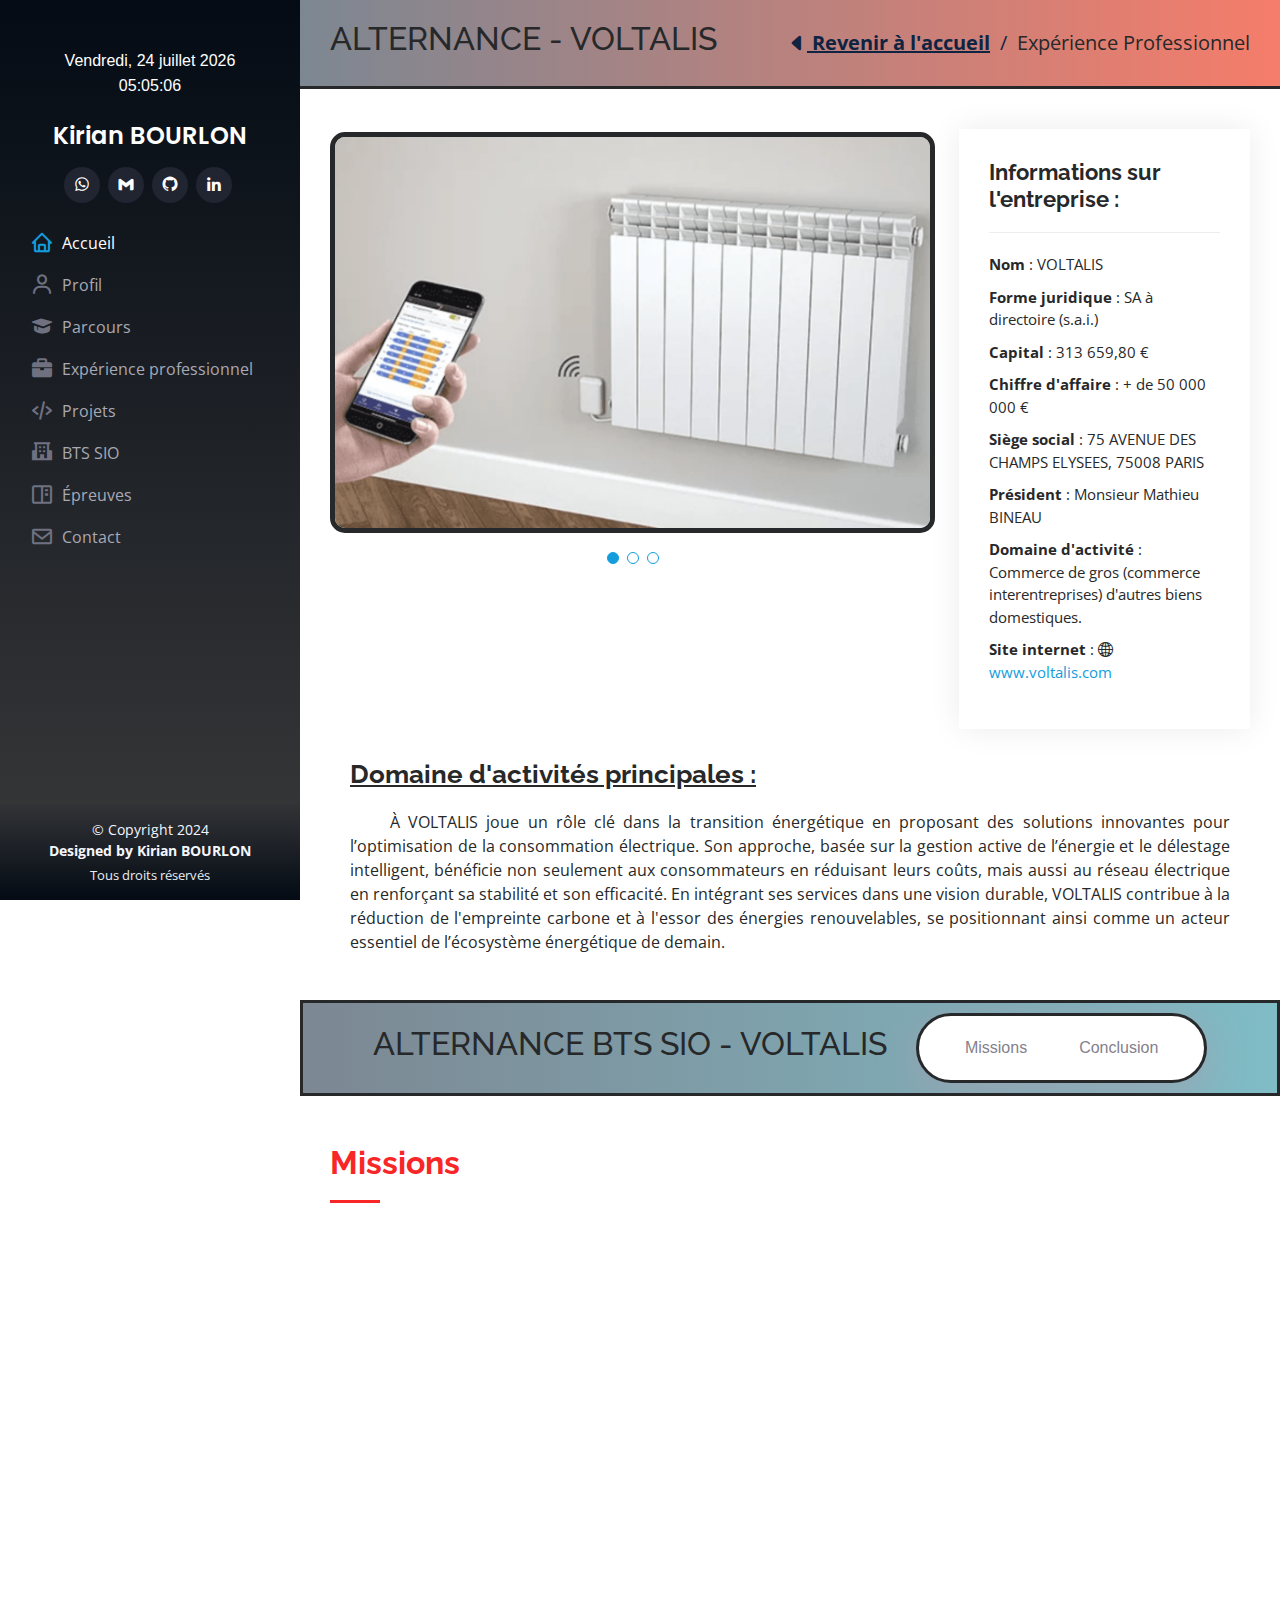
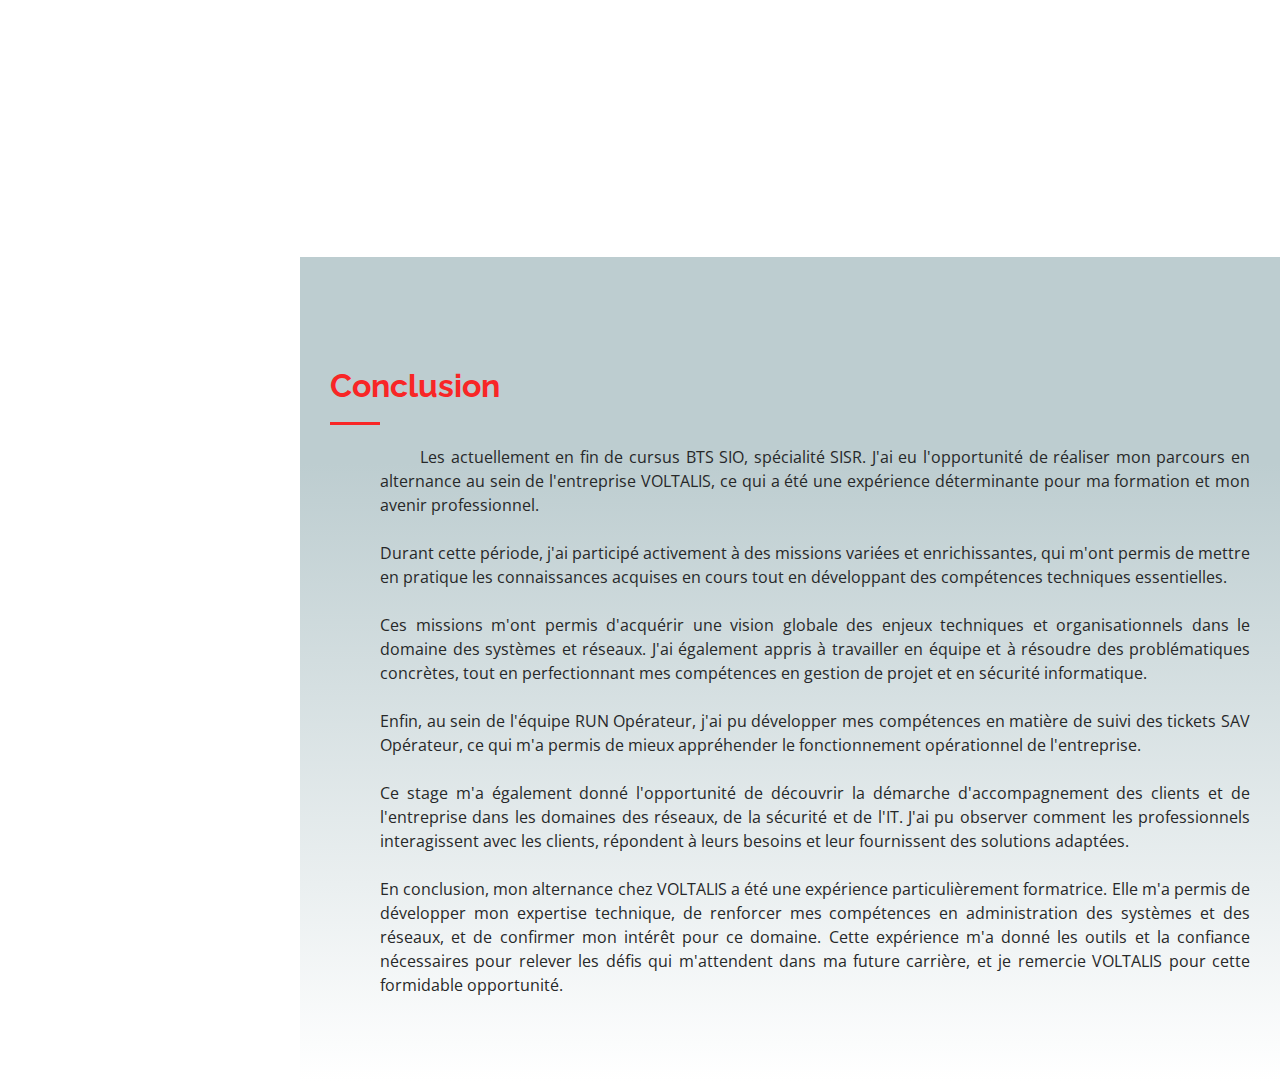
<file: kirianbourlon.com/alternance/alternance.html>
<!DOCTYPE html>

<html lang="en" xmlns="http://www.w3.org/1999/html" xmlns="http://www.w3.org/1999/html"
      xmlns="http://www.w3.org/1999/html">


<meta http-equiv="content-type" content="text/html;charset=utf-8" />
<head>
  <meta charset="utf-8">
  <meta content="width=device-width, initial-scale=1.0" name="viewport">

  <title>Portfolio BTS SIO | Kirian BOURLON</title>
  <meta content="" name="description">
  <meta content="" name="keywords">

  <!-- Icones -->
  <link href="../portfolio/icon-portfolio.png" rel="icon">
  <link href="../portfolio/icon-portfolio.png" rel="apple-touch-icon">
  <link rel="stylesheet" href="../icofont/icofont.min.css">
  <link rel="stylesheet" href="../../cdnjs.cloudflare.com/ajax/libs/normalize/5.0.0/normalize.min.css">

  <!-- Google Fonts -->
  <link href="https://fonts.googleapis.com/css?family=Open+Sans:300,300i,400,400i,600,600i,700,700i|Raleway:300,300i,400,400i,500,500i,600,600i,700,700i|Poppins:300,300i,400,400i,500,500i,600,600i,700,700i" rel="stylesheet">

  <!-- Liens Fichiers CSS -->
  <link href="../assets/vendor/aos/aos.css" rel="stylesheet">
  <link href="../assets/vendor/bootstrap/css/bootstrap.min.css" rel="stylesheet">
  <link href="../assets/vendor/bootstrap-icons/bootstrap-icons.css" rel="stylesheet">
  <link href="../assets/vendor/boxicons/css/boxicons.min.css" rel="stylesheet">
  <link href="../assets/vendor/glightbox/css/glightbox.min.css" rel="stylesheet">
  <link href="../assets/vendor/swiper/swiper-bundle.min.css" rel="stylesheet">


  <!-- Principal Fichier CSS Template -->
  <link href="../portfolio/css/portfolio.css" rel="stylesheet">
  <link rel="stylesheet" href="css/stage.css">
  <link rel="stylesheet" href="css/btn-mission.css">



</head>

<body>

<!-- ======= Mobile nav toggle button ======= -->
<i class="bi bi-list mobile-nav-toggle d-xl-none"></i>


<!-- ======= Header ======= -->
<header id="header">
  <div class="d-flex flex-column">
    <div class="profile">

      <script style="margin-bottom: 1px">
        // Fonction de gestionnaire d'événement pour le clic du bouton
        function logout() {
          // Rediriger vers la nouvelle URL
          window.location.href = 'https://nathanser.github.io/portfolio-admin/';
        }

        // Ajouter un écouteur d'événements au bouton de déconnexion
        var logoutBtn = document.getElementById("logout-btn");
        logoutBtn.addEventListener("click", logout);
      </script>

      <br><br>

      <script src="../../moment.github.io/luxon/global/luxon.js"></script>
      <script language="JavaScript">
        document.write("<center><font color='#ffffff' size='3' face='arial' id='clockDisplay'>");

        // Définir la localisation en français pour les mois et jours
        luxon.Settings.defaultLocale = 'fr';

        // Fonction pour mettre à jour l'affichage de l'horloge
        function updateClock() {
          const now = luxon.DateTime.local();
          const dayOfWeek = now.toFormat('cccc'); // Obtenir le jour de la semaine
          const capitalizedDayOfWeek = dayOfWeek.charAt(0).toUpperCase() + dayOfWeek.slice(1); // Mettre en majuscule la première lettre du jour
          const formattedTime = now.toFormat('HH:mm:ss'); // Heure au format HH : mm : ss
          const formattedDate = capitalizedDayOfWeek + ', ' + now.toFormat('dd LLLL yyyy');

          // Concaténer la date et l'heure avec un saut de ligne entre eux
          const displayText = formattedDate + '<br>' + formattedTime;
          document.getElementById("clockDisplay").innerHTML = displayText;
        }

        // Mettre à jour l'horloge toutes les secondes
        setInterval(updateClock, 1000); // Mettre à jour chaque seconde (1000 ms)

        // Appeler la fonction initiale pour afficher l'heure actuelle
        updateClock();

        document.write("</font></center>");
      </script>

      <br>



      <h1 class="text-light"><a style="color: white;" onmouseover="this.style.color='grey'" onmouseout="this.style.color='white'" href="../../index.html">Kirian BOURLON</a></h1>
      <div class="social-links mt-3 text-center">
        <a href="https://wa.me/33619658209" class="whatsapp"><i class="bx bxl-whatsapp"></i></a>
        <a href="mailto:kirian.bourlon@gmail.com" class="gmail"><i class="bx bxl-gmail"></i></a>
        <a href="https://github.com/kirianbourlon" class="github"><i class="bx bxl-github"></i></a>
        <a href="https://fr.linkedin.com/in/kirianbourlon" class="github"><i class="bx bxl-linkedin"></i></a>
      </div>
    </div>

    <nav id="navbar" class="nav-menu navbar">
      <ul>
        <li><a href="../../index.html" class="nav-link scrollto active"><i class="bx bx-home"></i> <span>Accueil</span></a></li>
        <li><a href="../../index.html#about" class="nav-link scrollto"><i class="bx bx-user"></i> <span>Profil</span></a></li>
        <li><a href="../../index.html#resume" class="nav-link scrollto"><i class="bx bxs-graduation"></i> <span>Parcours</span></a></li>
        <li><a href="../../index.html#stages" class="nav-link scrollto"><i class='bx bxs-briefcase'></i> <span>Expérience professionnel</span></a></li>
        <li><a href="../../index.html#projets" class="nav-link scrollto"><i class="bx bx-code-alt"></i> <span>Projets</span></a></li>
        <li><a href="../../index.html#portfolio" class="nav-link scrollto"><i class="bx bxs-school"></i> <span>BTS SIO</span></a></li>
        <li class="bts-sio">
          <a href="../../index.html#epreuve" class="nav-link scrollto"><i class="bx bx-book-content"></i><span>Épreuves</span></a>
          <ul class="sub-menu">
            <li style="margin-left:33px"><a href="epreuve-E4.html" class="e1-link">Épreuve E4</a></li>
            <li style="margin-left:33px"><a href="epreuve-E5.html" class="e2-link">Épreuve E5</a></li>
          </ul>
        </li>
        <li><a href="../../index.html#contact" class="nav-link scrollto"><i class="bx bx-envelope"></i> <span>Contact</span></a></li>
      </ul>

      <script>
        document.addEventListener("DOMContentLoaded", function() {
          var btsSio = document.querySelector('#navbar .bts-sio');
          btsSio.addEventListener('click', function(e) {
            e.preventDefault();
            this.classList.toggle('active');
            var submenu = this.querySelector('.sub-menu');
            submenu.classList.toggle('active');
            // Ajoutez ou retirez une classe spécifique pour ajuster la hauteur du padding
            if (submenu.classList.contains('active')) {
              document.getElementById('navbar').classList.add('submenu-open');
            } else {
              document.getElementById('navbar').classList.remove('submenu-open');
            }
          });

          // Gestionnaire d'événements pour E1
          var e1Link = document.querySelector('.e1-link');
          e1Link.addEventListener('click', function(e) {
            e.stopPropagation();
            window.location.href = "epreuve-E4.html";
          });

          // Gestionnaire d'événements pour E2
          var e2Link = document.querySelector('.e2-link');
          e2Link.addEventListener('click', function(e) {
            e.stopPropagation();
            window.location.href = "epreuve-E5.html";
          });
        });

      </script>
    </nav>
  </div>
</header>
<!-- Fin Header -->


<main id="main">

  <!-- ======= Menu ======= -->
  <section style="border-bottom: solid" id="breadcrumbs" class="breadcrumbs">
    <div class="container">

      <div class="d-flex justify-content-between align-items-center">
        <h1 style="font-size: xx-large">ALTERNANCE - VOLTALIS</h1>
        <ol style="font-size: 20px">
          <li><a style="color:#0e2442; text-decoration: underline" href="../../index.html"><b><i class="bi bi-caret-left-fill"></i> Revenir à l'accueil</b></a></li>
          <li>Expérience Professionnel</li>
        </ol>
      </div>
    </div>
  </section>
  <!-- Fin Menu -->



  <!-- ======= Stage Section ======= -->
  <section id="portfolio-details" class="portfolio-details">
    <div class="container">
      <div class="row gy-4">
        <div class="col-lg-8">
          <div class="portfolio-details-slider swiper">
            <div style="max-height: 80%" class="swiper-wrapper align-items-center">
              <div  class="swiper-slide container-img-stage">
                <img style="height: 100%" src="../portfolio/img/Voltalis/Voltalis1.jpeg" alt="">
              </div>
              <div class="swiper-slide container-img-stage">
                <img style="height: 100%" src="../portfolio/img/Voltalis/Voltalis2.jpeg" alt="">
              </div>
              <div class="swiper-slide container-img-stage">
                <img style="height: 100%" src="../portfolio/img/Voltalis/Voltalis3.jpeg" alt="">
              </div>
            </div>
            <div class="swiper-pagination"></div>
          </div>
        </div>
        <div class="col-lg-4">
          <div class="portfolio-info">
            <h3>Informations sur l'entreprise :</h3>
            <ul>
              <li><strong>Nom </strong>: VOLTALIS</li>
              <li><strong>Forme juridique </strong>: SA à directoire (s.a.i.)</li>
              <li><strong>Capital </strong>: 313 659,80 €</li>
              <li><strong>Chiffre d'affaire </strong>: + de 50 000 000 €</li>
              <li><strong>Siège social </strong>: 75 AVENUE DES CHAMPS ELYSEES, 75008 PARIS</li>
              <li><strong>Président </strong>:  Monsieur Mathieu BINEAU </li>
              <li><strong>Domaine d'activité  </strong>: Commerce de gros (commerce interentreprises) d'autres biens domestiques.</li>
              <li><strong>Site internet  </strong>: <i class="bi bi-globe2"></i> <a href="https://www.voltalis.com/" target="_blank">www.voltalis.com</a></li>
            </ul>
          </div>
        </div>
      </div>
      <div style="margin-right: 20px;margin-left: 20px" class="portfolio-description">
        <h2 style="text-decoration: underline" id="DAP">Domaine d'activités principales :</h2>
        <p style="text-align: justify"> <span class="alinea-text"> À </span>VOLTALIS joue un rôle clé dans la transition énergétique en proposant des solutions innovantes pour l’optimisation de la consommation électrique. Son approche, basée sur la gestion active de l’énergie et le délestage intelligent, bénéficie non seulement aux consommateurs en réduisant leurs coûts, mais aussi au réseau électrique en renforçant sa stabilité et son efficacité. En intégrant ses services dans une vision durable, VOLTALIS contribue à la réduction de l'empreinte carbone et à l'essor des énergies renouvelables, se positionnant ainsi comme un acteur essentiel de l’écosystème énergétique de demain.<br>
        </p>
      </div>
    </div>
  </section>
  <!-- Fin Stage Section -->

  <!-- ======= Navbar stage section ======= -->

  <section style="background-image: linear-gradient(to right, rgba(44, 62, 80, 0.62), rgba(76, 161, 175, 0.71));z-index: 200" id="fixed-section">
    <div class="fixed-section-wrapper">
      <h2 style="padding-right: 3%;text-align: center">ALTERNANCE BTS SIO - VOLTALIS</h2>
      <nav class="nav">
        <a href="#DAP" class="nav-item" active-color="orange">Missions</a>
        <a href="#Conclusion" class="nav-item" active-color="orange">Conclusion</a>
        <span class="nav-indicator"></span>
      </nav>
      <script  src="js/stage.js"></script>
    </div>
  </section>
  <!-- Fin Navbar stage Section -->

  <br><br>

  <!-- ======= Objectif Section ======= -->

  <div class="container services">
    <div class="section-title">
      <h2>Missions</h2>
      <br><br><br>
      <div class="row">
        <div class="col-lg-4 col-md-6 icon-box" data-aos="fade-up">
          <div class="icon"><i class="bi bi-cpu"></i></div>
          <p align="justify" class="description"><i class="icofont-rounded-right"></i><i style="text-decoration: underline" id="Missions"><b>Administration Systèmes et Réseaux :</b></i>
            <br> Installer, configurer et administrer des systèmes d'exploitation (Windows, Windows Server, Linux).
            Gérer les droits d'accès et la sécurité sur différentes platformes (Microsoft, MDM et applications métiers).</p>
        </div>
        <div class="col-lg-4 col-md-6 icon-box" data-aos="fade-up" data-aos-delay="100">
          <div class="icon"><i class="bi bi-diagram-3"></i></div>
          <p align="justify" class="description"> <i class="icofont-rounded-right"></i><i style="text-decoration: underline"><b>Maintenance de l’infrastructure :</b></i><br>
            Diagnostiquer et résoudre des problèmes matériels et logiciels. Mettre à jour le parc informatique, y compris les équipements réseau (switches, routeurs).</p>
        </div>
        <div class="col-lg-4 col-md-6 icon-box" data-aos="fade-up" data-aos-delay="200">
          <div class="icon"><i class="bi bi-shield-lock"></i></div>
          <p align="justify" class="description"> <i class="icofont-rounded-right"></i><i style="text-decoration: underline"><b>Virtualisation :</b></i><br>
            Utiliser des outils de virtualisation comme VMware et Proxmox. Déployer des machines virtuelles et les intégrer dans un réseau existant.</p>
        </div>
        <div class="col-lg-4 col-md-6 icon-box" data-aos="fade-up" data-aos-delay="300">
          <div class="icon"><i class="bi bi-headset"></i></div>
          <p align="justify" class="description"> <i class="icofont-rounded-right"></i><i style="text-decoration: underline"><b>Sécurité des systèmes :</b></i><br> 
            Configurer des pare-feux, VPN et autres solutions de sécurisation des données. Participer à la mise en place de politiques de sécurité (sauvegardes, antivirus, gestion des correctifs).</p>
        </div>
        <div class="col-lg-4 col-md-6 icon-box" data-aos="fade-up" data-aos-delay="400">
          <div class="icon"><i class="bi bi-people"></i></div>
          <p align="justify" class="description"> <i class="icofont-rounded-right"></i><i style="text-decoration: underline"><b>Gestion des réseaux :</b></i><br> 
            Installer et configurer des équipements réseau (switchs, routeurs, points d'accès). Superviser un réseau local (LAN) ou étendu (WAN) via des outils de monitoring comme CheckMK.</p>
        </div>
      </div>
    </div>
  </div>

  <section id="entreprise">
  </section>
  <!-- Fin Objectif Section -->

  <!-- ======= Conclusion Section ======= -->
  <section style="background: linear-gradient(180deg, rgba(189,205,208,1) 25%, rgba(255,255,255,1) 100%);padding-top: 110px" id="Conclusion" class="portfolio section-bg">
    <div class="container">
      <div class="section-title">
        <h2>Conclusion</h2>
        <p style="margin-left: 50px" align="justify">
          <span class="alinea-text">Les</span> actuellement en fin de cursus BTS SIO, spécialité SISR. 
          J'ai eu l'opportunité de réaliser mon parcours en alternance au sein de l'entreprise VOLTALIS,
          ce qui a été une expérience déterminante pour ma formation et mon avenir professionnel.<br><br>

          Durant cette période, j'ai participé activement à des missions variées et enrichissantes, 
          qui m'ont permis de mettre en pratique les connaissances acquises en cours tout en développant des compétences techniques essentielles.<br><br>

          Ces missions m'ont permis d'acquérir une vision globale des enjeux techniques et organisationnels dans le domaine des systèmes et réseaux. 
          J'ai également appris à travailler en équipe et à résoudre des problématiques concrètes, tout en perfectionnant mes compétences en gestion de projet et en sécurité informatique.
          <br><br>

          Enfin, au sein de l'équipe RUN Opérateur, j'ai pu développer mes compétences en matière de suivi des tickets
          SAV Opérateur, ce qui m'a permis de mieux appréhender le fonctionnement opérationnel de l'entreprise.<br><br>

          Ce stage m'a également donné l'opportunité de découvrir la démarche d'accompagnement des clients et de l'entreprise
          dans les domaines des réseaux, de la sécurité et de l'IT. J'ai pu observer comment les professionnels interagissent
          avec les clients, répondent à leurs besoins et leur fournissent des solutions adaptées.<br><br>

          En conclusion, mon alternance chez VOLTALIS a été une expérience particulièrement formatrice. Elle m'a permis de développer mon expertise technique, 
          de renforcer mes compétences en administration des systèmes et des réseaux, et de confirmer mon intérêt pour ce domaine.
          Cette expérience m'a donné les outils et la confiance nécessaires pour relever les défis qui m'attendent dans ma future carrière, et je remercie VOLTALIS pour cette formidable opportunité.
          <br><br>
        </p>
      </div>
    </div>
  </section>
  <!-- Fin Conclusion Section -->

</main>
<!-- End #main -->

<!-- ======= Footer ======= -->
<footer id="footer">
  <div class="container">
    <div class="copyright">
      &copy; Copyright 2024 <strong><br><span>Designed by Kirian BOURLON</span></strong>
    </div>
    <div class="credits">
      Tous droits réservés
    </div>
  </div>
</footer>
<!-- End  Footer -->

<a href="#" class="back-to-top d-flex align-items-center justify-content-center"><i class="bi bi-arrow-up-short"></i></a>


<!-- Vendor JS Files -->
<script src="../assets/vendor/purecounter/purecounter_vanilla.js"></script>
<script src="../assets/vendor/aos/aos.js"></script>
<script src="../assets/vendor/bootstrap/js/bootstrap.bundle.min.js"></script>
<script src="../assets/vendor/glightbox/js/glightbox.min.js"></script>
<script src="../assets/vendor/isotope-layout/isotope.pkgd.min.js"></script>
<script src="../assets/vendor/swiper/swiper-bundle.min.js"></script>
<script src="../assets/vendor/typed.js/typed.umd.js"></script>
<script src="../assets/vendor/waypoints/noframework.waypoints.js"></script>
<script src="../assets/vendor/php-email-form/validate.js"></script>

<!-- Template Main JS File -->
<script src="../portfolio/js/main.js"></script>

</body>
</html>
</file>
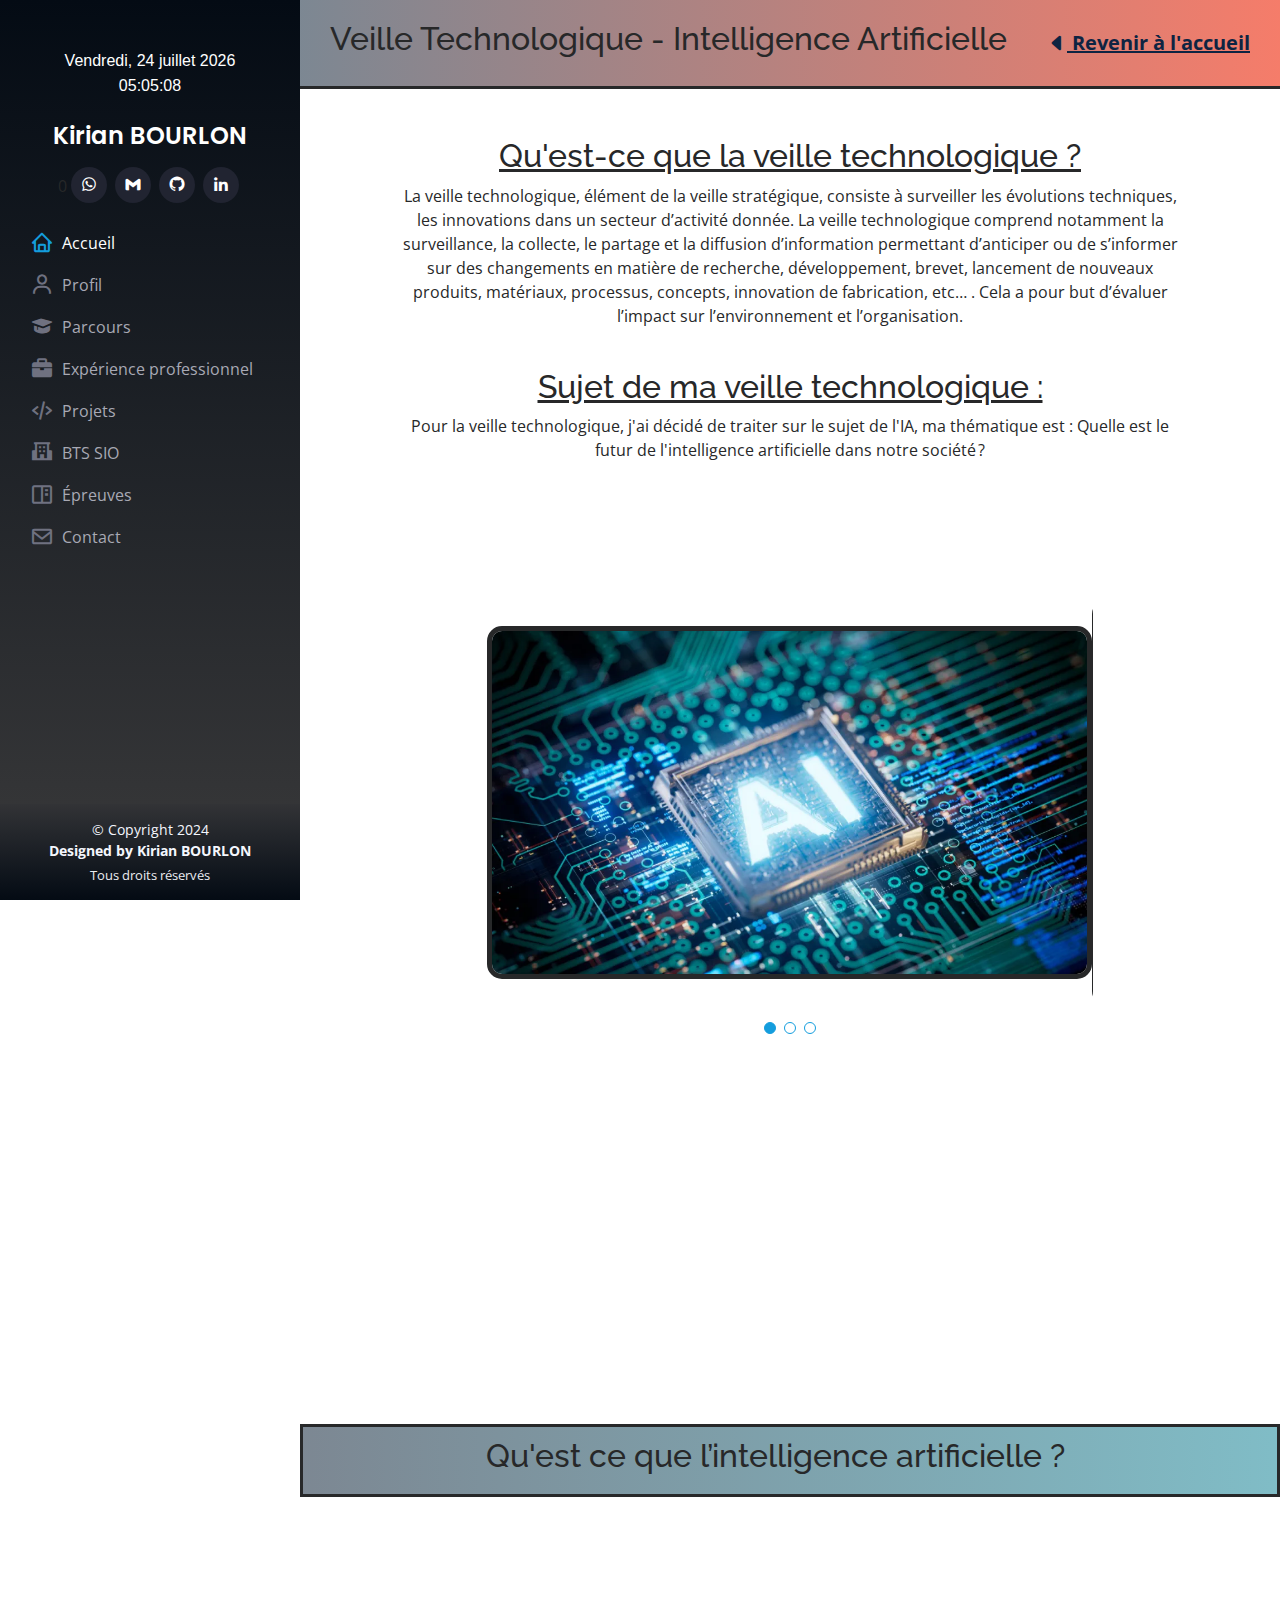
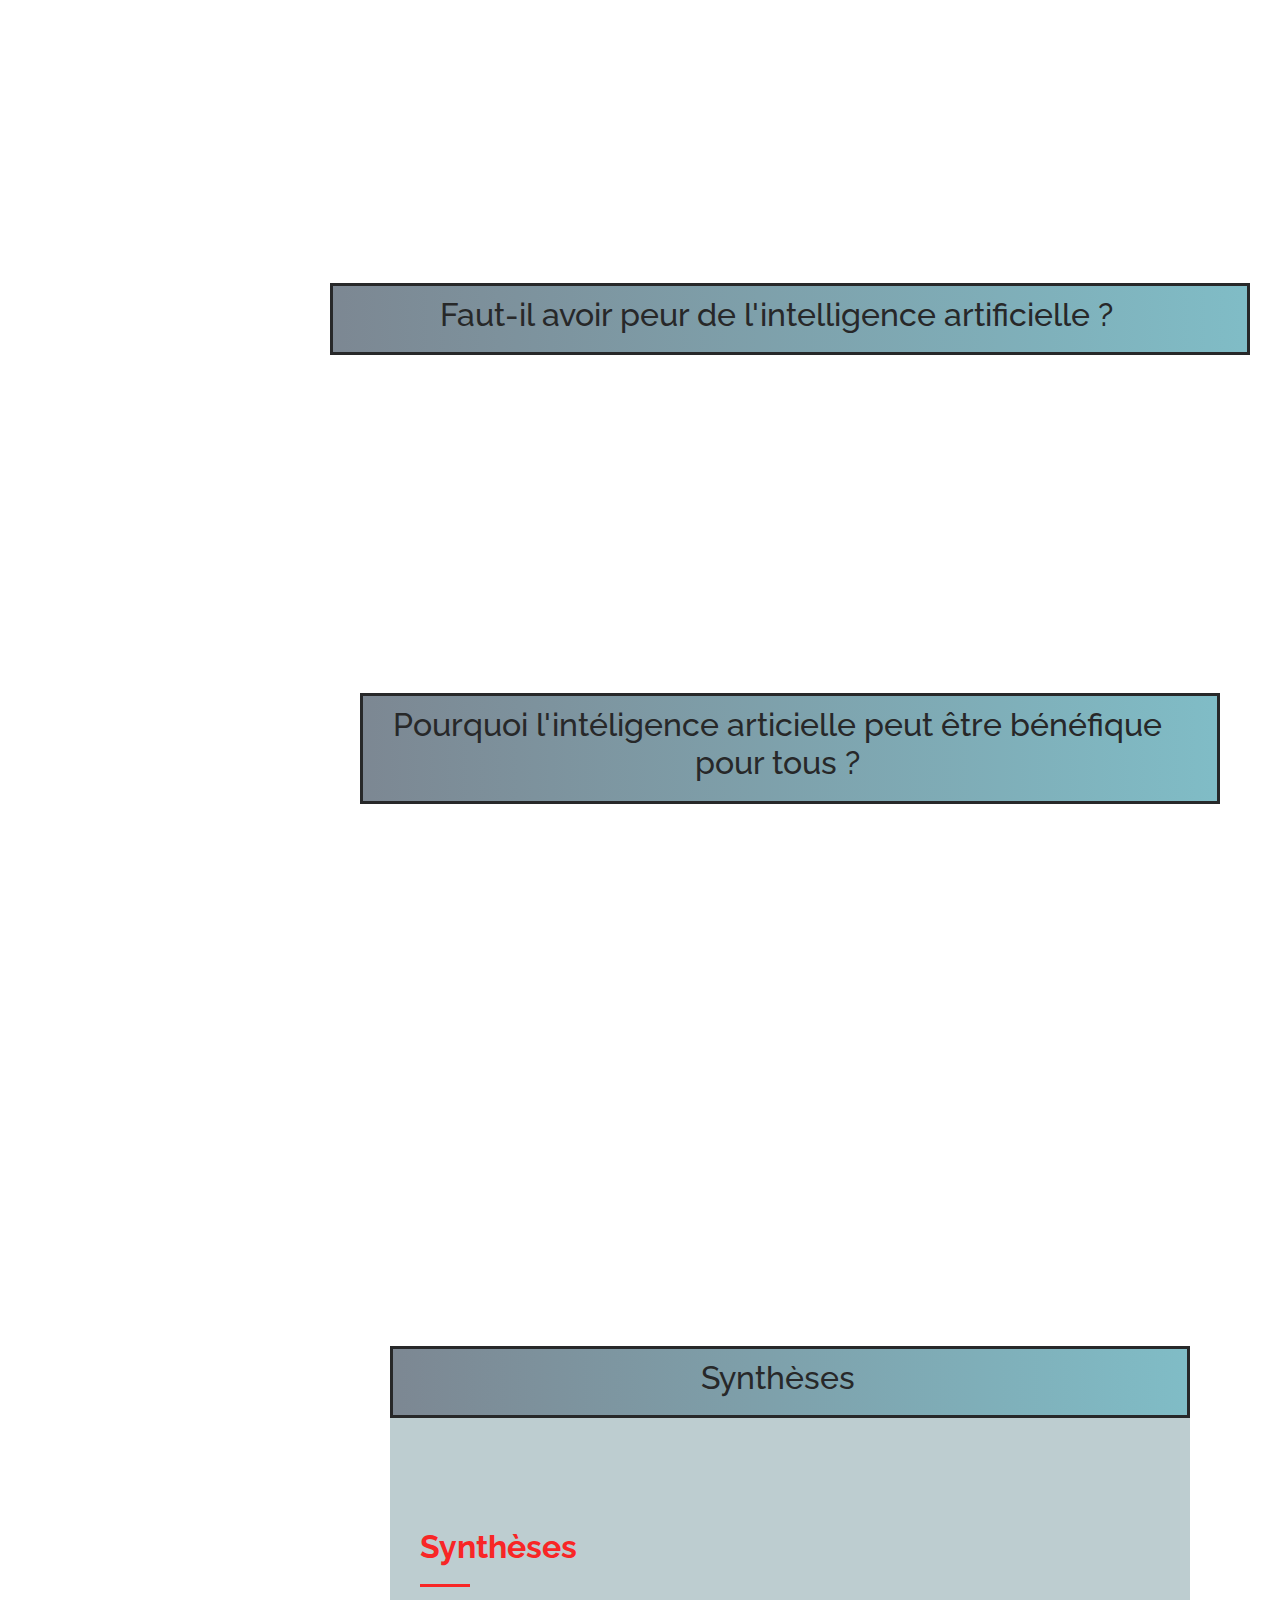
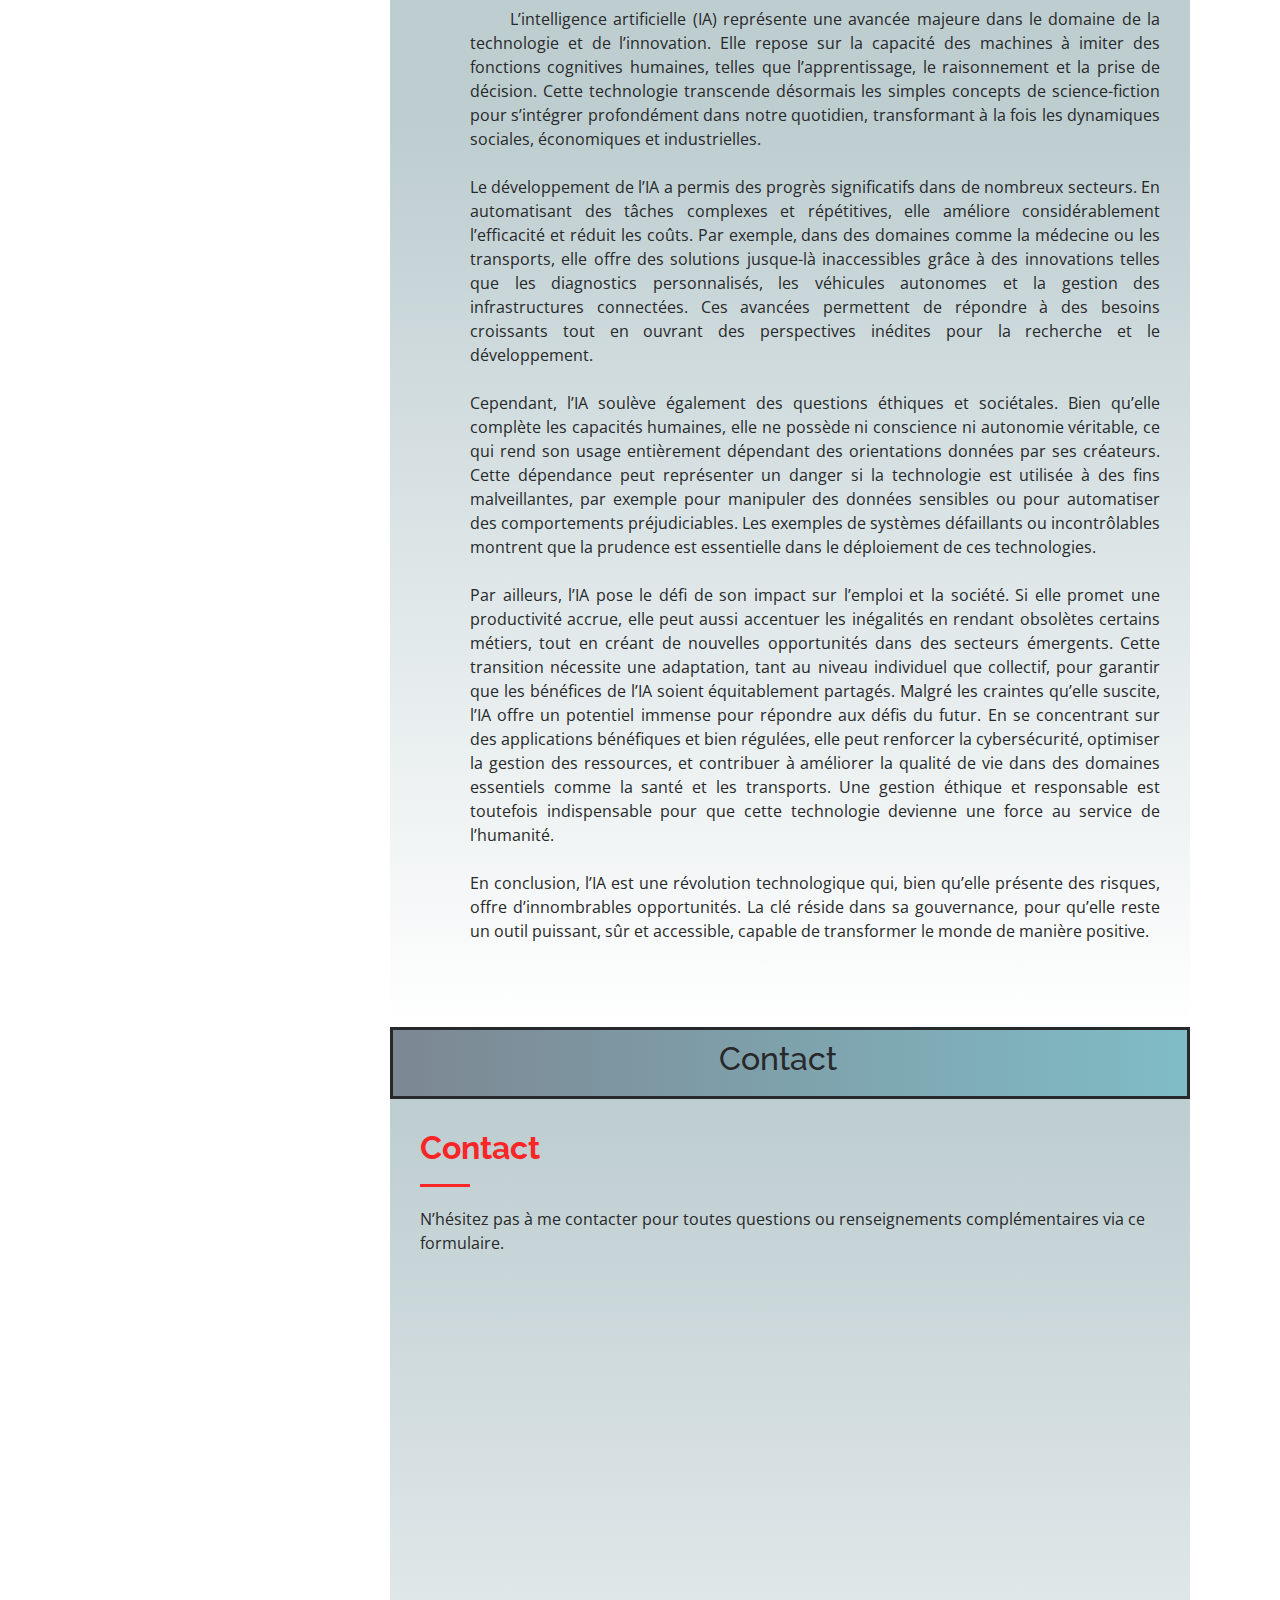
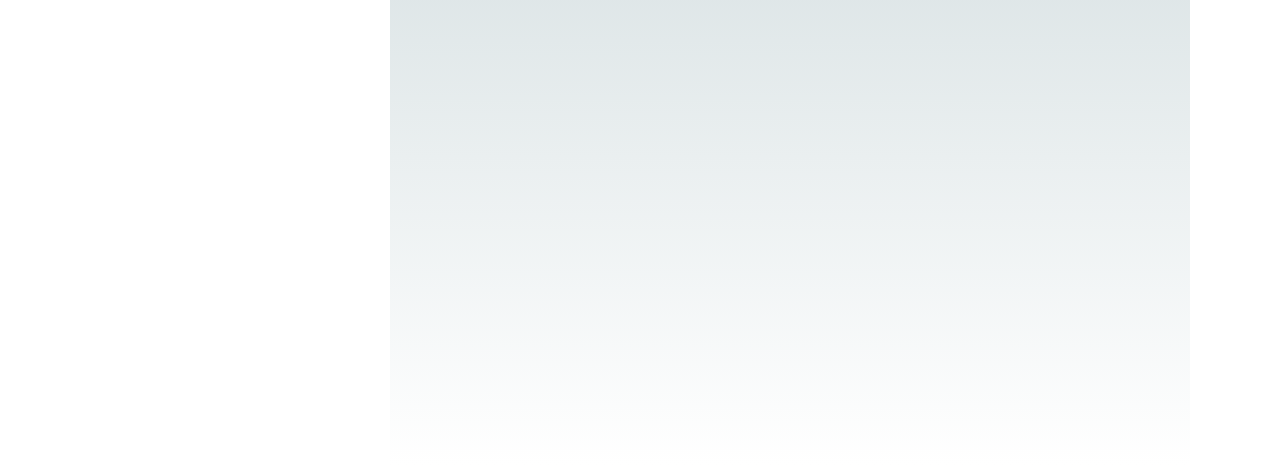
<file: kirianbourlon.com/alternance/veille-technologique.html>
<!DOCTYPE html>

<html lang="en" xmlns="http://www.w3.org/1999/html" xmlns="http://www.w3.org/1999/html"
      xmlns="http://www.w3.org/1999/html">


<meta http-equiv="content-type" content="text/html;charset=utf-8" />
<head>
  <meta charset="utf-8">
  <meta content="width=device-width, initial-scale=1.0" name="viewport">

  <title>Portfolio BTS SIO | Kirian BOURLON</title>
  <meta content="" name="description">
  <meta content="" name="keywords">

  <!-- Icones -->
  <link href="../portfolio/icon-portfolio.png" rel="icon">
  <link href="../portfolio/icon-portfolio.png" rel="apple-touch-icon">
  <link rel="stylesheet" href="../icofont/icofont.min.css">
  <link rel="stylesheet" href="../../cdnjs.cloudflare.com/ajax/libs/normalize/5.0.0/normalize.min.css">

  <!-- Google Fonts -->
  <link href="https://fonts.googleapis.com/css?family=Open+Sans:300,300i,400,400i,600,600i,700,700i|Raleway:300,300i,400,400i,500,500i,600,600i,700,700i|Poppins:300,300i,400,400i,500,500i,600,600i,700,700i" rel="stylesheet">

  <!-- Liens Fichiers CSS -->
  <link href="../assets/vendor/aos/aos.css" rel="stylesheet">
  <link href="../assets/vendor/bootstrap/css/bootstrap.min.css" rel="stylesheet">
  <link href="../assets/vendor/bootstrap-icons/bootstrap-icons.css" rel="stylesheet">
  <link href="../assets/vendor/boxicons/css/boxicons.min.css" rel="stylesheet">
  <link href="../assets/vendor/glightbox/css/glightbox.min.css" rel="stylesheet">
  <link href="../assets/vendor/swiper/swiper-bundle.min.css" rel="stylesheet">


  <!-- Principal Fichier CSS Template -->
  <link href="../portfolio/css/portfolio.css" rel="stylesheet">
  <link rel="stylesheet" href="css/stage.css">
  <link rel="stylesheet" href="css/btn-mission.css">



</head>

<body>

<!-- ======= Mobile nav toggle button ======= -->
<i class="bi bi-list mobile-nav-toggle d-xl-none"></i>


<!-- ======= Header ======= -->
<header id="header">
  <div class="d-flex flex-column">
    <div class="profile">
      
      <script style="margin-bottom: 1px">
        // Fonction de gestionnaire d'événement pour le clic du bouton
        function logout() {
          // Rediriger vers la nouvelle URL
          window.location.href = 'https://nathanser.github.io/portfolio-admin/';
        }

        // Ajouter un écouteur d'événements au bouton de déconnexion
        var logoutBtn = document.getElementById("logout-btn");
        logoutBtn.addEventListener("click", logout);
      </script>

      <br><br>

      <script src="../../moment.github.io/luxon/global/luxon.js"></script>
      <script language="JavaScript">
        document.write("<center><font color='#ffffff' size='3' face='arial' id='clockDisplay'>");

        // Définir la localisation en français pour les mois et jours
        luxon.Settings.defaultLocale = 'fr';

        // Fonction pour mettre à jour l'affichage de l'horloge
        function updateClock() {
          const now = luxon.DateTime.local();
          const dayOfWeek = now.toFormat('cccc'); // Obtenir le jour de la semaine
          const capitalizedDayOfWeek = dayOfWeek.charAt(0).toUpperCase() + dayOfWeek.slice(1); // Mettre en majuscule la première lettre du jour
          const formattedTime = now.toFormat('HH:mm:ss'); // Heure au format HH : mm : ss
          const formattedDate = capitalizedDayOfWeek + ', ' + now.toFormat('dd LLLL yyyy');

          // Concaténer la date et l'heure avec un saut de ligne entre eux
          const displayText = formattedDate + '<br>' + formattedTime;
          document.getElementById("clockDisplay").innerHTML = displayText;
        }

        // Mettre à jour l'horloge toutes les secondes
        setInterval(updateClock, 1000); // Mettre à jour chaque seconde (1000 ms)

        // Appeler la fonction initiale pour afficher l'heure actuelle
        updateClock();

        document.write("</font></center>");
      </script>

      <br>



      <h1 class="text-light"><a style="color: white;" onmouseover="this.style.color='grey'" onmouseout="this.style.color='white'" href="../../index.html">Kirian BOURLON</a></h1>
      <div class="social-links mt-3 text-center">0
        <a href="https://wa.me/33619658209" class="whatsapp"><i class="bx bxl-whatsapp"></i></a>
        <a href="mailto:kirian.bourlon@gmail.com" class="gmail"><i class="bx bxl-gmail"></i></a>
        <a href="https://github.com/kirianbourlon" class="github"><i class="bx bxl-github"></i></a>
        <a href="https://fr.linkedin.com/in/kirianbourlon" class="github"><i class="bx bxl-linkedin"></i></a>
      </div>
    </div>

    <nav id="navbar" class="nav-menu navbar">
      <ul>
        <li><a href="../../index.html" class="nav-link scrollto active"><i class="bx bx-home"></i> <span>Accueil</span></a></li>
        <li><a href="../../index.html#about" class="nav-link scrollto"><i class="bx bx-user"></i> <span>Profil</span></a></li>
        <li><a href="../../index.html#resume" class="nav-link scrollto"><i class="bx bxs-graduation"></i> <span>Parcours</span></a></li>
        <li><a href="../../index.html#stages" class="nav-link scrollto"><i class='bx bxs-briefcase'></i> <span>Expérience professionnel</span></a></li>
        <li><a href="../../index.html#projets" class="nav-link scrollto"><i class="bx bx-code-alt"></i> <span>Projets</span></a></li>
        <li><a href="../../index.html#portfolio" class="nav-link scrollto"><i class="bx bxs-school"></i> <span>BTS SIO</span></a></li>
        <li class="bts-sio">
          <a href="../../index.html#epreuve" class="nav-link scrollto"><i class="bx bx-book-content"></i><span>Épreuves</span></a>
          <ul class="sub-menu">
            <li style="margin-left:33px"><a href="epreuve-E4.html" class="e1-link">Épreuve E4</a></li>
            <li style="margin-left:33px"><a href="epreuve-E5.html" class="e2-link">Épreuve E5</a></li>
          </ul>
        </li>
        <li><a href="../../index.html#contact" class="nav-link scrollto"><i class="bx bx-envelope"></i> <span>Contact</span></a></li>
      </ul>

      <script>
        document.addEventListener("DOMContentLoaded", function() {
          var btsSio = document.querySelector('#navbar .bts-sio');
          btsSio.addEventListener('click', function(e) {
            e.preventDefault();
            this.classList.toggle('active');
            var submenu = this.querySelector('.sub-menu');
            submenu.classList.toggle('active');
            // Ajoutez ou retirez une classe spécifique pour ajuster la hauteur du padding
            if (submenu.classList.contains('active')) {
              document.getElementById('navbar').classList.add('submenu-open');
            } else {
              document.getElementById('navbar').classList.remove('submenu-open');
            }
          });

          // Gestionnaire d'événements pour E1
          var e1Link = document.querySelector('.e1-link');
          e1Link.addEventListener('click', function(e) {
            e.stopPropagation();
            window.location.href = "epreuve-E4.html";
          });

          // Gestionnaire d'événements pour E2
          var e2Link = document.querySelector('.e2-link');
          e2Link.addEventListener('click', function(e) {
            e.stopPropagation();
            window.location.href = "epreuve-E5.html";
          });
        });

      </script>
    </nav>
  </div>
</header>
<!-- Fin Header -->

<main id="main">

  <!-- ======= Menu ======= -->
  <section style="border-bottom: solid" id="breadcrumbs" class="breadcrumbs">
    <div class="container">

      <div class="d-flex justify-content-between align-items-center">
        <h1 style="font-size: xx-large">Veille Technologique - Intelligence Artificielle </h1>
        <ol style="font-size: 20px">
          <li><a style="color:#0e2442; text-decoration: underline" href="../../index.html"><b><i class="bi bi-caret-left-fill"></i> Revenir à l'accueil</b></a></li>
        </ol>
      </div>
    </div>
  </section>
  <!-- Fin Menu -->

  <!-- ======= header Section ======= -->
  <br><br>
  <div style="margin: 0 auto; text-align: center; width: 80%;" class="portfolio-description">
    <h2 style="text-decoration: underline" id="DAP">Qu'est-ce que la veille technologique ?</h2>
    <p style="text-align: center">
      La veille technologique, élément de la veille stratégique, consiste à surveiller les évolutions techniques,
      les innovations dans un secteur d’activité donnée. La veille technologique comprend notamment la surveillance, la collecte,
      le partage et la diffusion d’information permettant d’anticiper ou de s’informer sur des changements en matière de recherche,
      développement, brevet, lancement de nouveaux produits, matériaux, processus, concepts, innovation de fabrication, etc… .
      Cela a pour but d’évaluer l’impact sur l’environnement et l’organisation.<br>
    </p>
  </div>
  <br>
  <div style="margin: 0 auto; text-align: center; width: 80%;" class="portfolio-description">
    <h2 style="text-decoration: underline" id="DAP">Sujet de ma veille technologique :</h2>
    <p style="text-align: center">
      Pour la veille technologique, j'ai décidé de traiter sur le sujet de l'IA, ma thématique est : 
      Quelle est le futur de l'intelligence artificielle dans notre société ?
    </p>
  </div>
  

  <section id="portfolio-details" class="portfolio-details">
    <div class="container">
      <div class="row gy-4" style="display: flex; justify-content: center; align-items: center; height: 100vh;">
        <div class="col-lg-8" style="margin-top: -15rem">
          <div class="portfolio-details-slider swiper" style="margin: auto;">
            <div style="max-height: 80%;" class="swiper-wrapper align-items-center">
              <div class="swiper-slide container-img-stage">
                <img style="height: 100%;" src="../portfolio/img/missions/IA1.png" alt="">
              </div>
              <div class="swiper-slide container-img-stage">
                <img style="height: 100%;" src="../portfolio/img/missions/IA2.png" alt="">
              </div>
              <div class="swiper-slide container-img-stage">
                <img style="height: 100%;" src="../portfolio/img/missions/IA3.png" alt="">
              </div>
            </div>
            <div class="swiper-pagination"></div>
          </div>
        </div>
      </div>
    </div>
  </section>
  

  <!-- Fin header Section -->

  <!-- ======= Objectif Section ======= -->

  <!-- ======= PARTIE 1 ======= -->
  <section style="background-image: linear-gradient(to right, rgba(44, 62, 80, 0.62), rgba(76, 161, 175, 0.71));z-index: 200" id="fixed-section" style="margin-top: auto;">
    <div class="fixed-section-wrapper">
      <h2 style="padding-right: 3%;text-align: center">Qu'est ce que l’intelligence artificielle ?</h2>
      <script  src="js/stage.js"></script>
    </div>
  </section>

  <div class="container services">
    <div class="section-title">
      <br>
      <div class="row">
        <div class="col-lg-4 col-md-6 icon-box" data-aos="fade-up">
          <div class="icon"><i class="bi bi-cpu"></i></div>
          <p align="justify" class="description"><i class="icofont-rounded-right"></i>
            <a href="https://www.accenture.com/fr-fr/insights/artificial-intelligence-summary-index" style="text-decoration: underline;" id="Missions">
              <b>Une définition de l'intelligence artificielle ?</b></a></p>
              <br> L'intelligence artificielle (IA) est un domaine de l'informatique qui vise à créer des systèmes capables d'exécuter des tâches normalement réalisées par l'intelligence humaine.
            Ces tâches incluent l'apprentissage, le raisonnement, la résolution de problèmes, la compréhension du langage naturel, la perception visuelle, et la prise de décision.</p>
        </div>
        <div class="col-lg-4 col-md-6 icon-box" data-aos="fade-up" data-aos-delay="100">
          <div class="icon"><i class="bi bi-diagram-3"></i></div>
          <p align="justify" class="description"><i class="icofont-rounded-right"></i>
            <a href="https://www.accenture.com/fr-fr/insights/artificial-intelligence-summary-index" style="text-decoration: underline;" id="Missions">
              <b>L'utilité d'avoir une IA ?</b></a></p>
              <br>l'IA est devenue un outil clé pour améliorer l'efficacité, réduire les coûts et offrir des solutions innovantes dans de nombreux secteurs. Elle transforme progressivement notre façon de travailler, d'interagir et de vivre.</p>
        </div>
        <div class="col-lg-4 col-md-6 icon-box" data-aos="fade-up" data-aos-delay="200">
          <div class="icon"><i class="bi bi-shield-lock"></i></div>
          <p align="justify" class="description"><i class="icofont-rounded-right"></i>
            <a href="https://www.accenture.com/fr-fr/insights/artificial-intelligence-summary-index" style="text-decoration: underline;" id="Missions">
              <b>Différence en humain et IA ?</b></a></p>
              <br>L'IA peut être vue comme un outil puissant pour compléter les capacités humaines, mais elle reste fondamentalement différente et dépendante des humains pour sa création, son orientation, et son utilisation.</p>
      </div>
    </div>
  </div>
  <!-- ======= FIN PARTIE 1 ======= -->


  <!-- ======= PARTIE 2 ======= -->
  <section style="background-image: linear-gradient(to right, rgba(44, 62, 80, 0.62), rgba(76, 161, 175, 0.71));z-index: 200" id="fixed-section">
    <div class="fixed-section-wrapper">
      <h2 style="padding-right: 3%;text-align: center">Faut-il avoir peur de l'intelligence artificielle ?</h2>
      <script  src="js/stage.js"></script>
    </div>
  </section>

  <div class="container services">
    <div class="section-title">
      <br>
      <div class="row">
        <div class="col-lg-4 col-md-6 icon-box" data-aos="fade-up">
          <div class="icon"><i class="bi bi-cpu"></i></div>
          <p align="justify" class="description"><i class="icofont-rounded-right"></i>
            <a href="https://www.numerama.com/tech/330909-le-principal-risque-de-lia-quelle-soit-utilisee-par-des-humains-avec-de-mauvaises-intentions.html" style="text-decoration: underline;" id="Missions">
              <b>L'inteligence artificielle utilisés à des fins malveillantes</b></a></p>
                <br> Une vingtaine d’experts ont rédigé un rapport dans lequel ils présentent les risques liés à l’intelligence artificielle.
                Selon le texte, le plus alarmant serait que la technologie tombe entre de mauvaises mains.</p>
        </div>
        <div class="col-lg-4 col-md-6 icon-box" data-aos="fade-up" data-aos-delay="100">
          <div class="icon"><i class="bi bi-diagram-3"></i></div>
          <p align="justify" class="description"><i class="icofont-rounded-right"></i>
            <a href="https://www.lesechos.fr/idees-debats/cercle/opinion-requalification-et-renforcement-des-competences-la-ou-lia-ne-peut-nous-vaincre-1039576" style="text-decoration: underline;" id="Missions">
              <b>L'inteligence artificielle peut surpasser l'humain</b></a></p>
              <br>Digitalisation, intelligence artificielle (IA), robots performants, on pourrait croire à la fin de l’emploi humain.</p>
        </div>
        <div class="col-lg-4 col-md-6 icon-box" data-aos="fade-up" data-aos-delay="200">
          <div class="icon"><i class="bi bi-shield-lock"></i></div>
          <p align="justify" class="description"><i class="icofont-rounded-right"></i>
            <a href="https://www.lemonde.fr/pixels/article/2016/03/24/a-peine-lancee-une-intelligence-artificielle-de-microsoft-derape-sur-twitter_4889661_4408996.html" style="text-decoration: underline;" id="Missions">
              <b>L'inteligence artificielle qui dérape et devient hors de contrôle</b></a></p>            
              <br>L’entreprise américaine a lancé Tay, un « chatbot » censé discuter avec des adolescents sur les réseaux sociaux. Mais des propos racistes se sont glissés dans ces échanges.</p>
      </div>
    </div>
  </div>
  <!-- ======= FIN PARTIE 2 ======= -->


  <!-- ======= PARTIE 3 ======= -->
  <section style="background-image: linear-gradient(to right, rgba(44, 62, 80, 0.62), rgba(76, 161, 175, 0.71));z-index: 200" id="fixed-section">
    <div class="fixed-section-wrapper">
      <h2 style="padding-right: 3%;text-align: center">Pourquoi l'intéligence articielle peut être bénéfique pour tous ?</h2>
      <script  src="js/stage.js"></script>
    </div>
  </section>

  <div class="container services">
    <div class="section-title">
      <br>
      <div class="row">
        <div class="col-lg-4 col-md-6 icon-box" data-aos="fade-up">
          <div class="icon"><i class="bi bi-cpu"></i></div>
          <p align="justify" class="description"><i class="icofont-rounded-right"></i>
            <a href="https://www.ibm.com/fr-fr/ai-cybersecurity#:~:text=L'IA%20r%C3%A9volutionne%20la%20cybers%C3%A9curit%C3%A9,quand%20les%20ressources%20sont%20rares." style="text-decoration: underline;" id="Missions">
              <b>Solutions d’IA pour la cybersécurité</b></a></p>
              <br> L'intelligence artificielle (IA) est un domaine de l'informatique qui vise à créer des systèmes capables d'exécuter des tâches normalement réalisées par l'intelligence humaine.
              Ces tâches incluent l'apprentissage, le raisonnement, la résolution de problèmes, la compréhension du langage naturel, la perception visuelle, et la prise de décision.</p>
        </div>
        <div class="col-lg-4 col-md-6 icon-box" data-aos="fade-up" data-aos-delay="100">
          <div class="icon"><i class="bi bi-diagram-3"></i></div>
          <p align="justify" class="description"><i class="icofont-rounded-right"></i>
            <a href="https://www.tesla.com/fr_fr/AI" style="text-decoration: underline;" id="Missions">
              <b>L'Intelligence artificielle dans les voitures connectées</b></a></p>           
              <br>Nous développons et déployons des solutions favorisant l'autonomie à grande échelle dans les véhicules, les robots, etc.
              Nous sommes convaincus qu'une approche fondée sur une IA perfectionnée pour la vision et la planification,
              soutenue par une utilisation efficace du matériel d'inférence, est la seule manière d'obtenir une solution globale de conduite entièrement autonome, et plus encore.</p>
        </div>
        <div class="col-lg-4 col-md-6 icon-box" data-aos="fade-up" data-aos-delay="200">
          <div class="icon"><i class="bi bi-shield-lock"></i></div>
          <p align="justify" class="description"><i class="icofont-rounded-right"></i>
            <a href="https://www.inserm.fr/dossier/intelligence-artificielle-et-sante/#:~:text=L'IA%20est%20en%20effet,de%20donn%C3%A9es%20(big%20data)%E2%80%A6" style="text-decoration: underline;" id="Missions">
              <b>L'Inteligence artificielle dans la médecine</b></a></p>            
              <br>L'IA est en effet au cœur de la médecine du futur avec les opérations assistées, le suivi des patients à distance, les prothèses intelligentes, ou encore les traitements personnalisés grâce au recoupement de données (big data)</p>
      </div>
    </div>
  </div>
  <!-- ======= FIN PARTIE 3 ======= -->


  <section id="entreprise">
  </section>
  <!-- Fin Objectif Section -->

  <!-- ======= Conclusion Section ======= -->

  <section style="background-image: linear-gradient(to right, rgba(44, 62, 80, 0.62), rgba(76, 161, 175, 0.71));z-index: 200" id="fixed-section">
    <div class="fixed-section-wrapper">
      <h2 style="padding-right: 3%;text-align: center">Synthèses</h2>
      <script  src="js/stage.js"></script>
    </div>
  </section>

  <section style="background: linear-gradient(180deg, rgba(189,205,208,1) 25%, rgba(255,255,255,1) 100%);padding-top: 110px" id="Conclusion" class="portfolio section-bg">
    <div class="container">
      <div class="section-title">
        <h2>Synthèses</h2>
        <p style="margin-left: 50px" align="justify">
          <span class="alinea-text">L’intelligence artificielle (IA) représente une avancée majeure dans le domaine de la technologie et de l’innovation. Elle repose sur la capacité des machines à imiter des fonctions cognitives humaines, telles que l’apprentissage, le raisonnement et la prise de décision. Cette technologie transcende désormais les simples concepts de science-fiction pour s’intégrer profondément dans notre quotidien, transformant à la fois les dynamiques sociales, économiques et industrielles.<br><br>

            Le développement de l’IA a permis des progrès significatifs dans de nombreux secteurs. En automatisant des tâches complexes et répétitives, elle améliore considérablement l’efficacité et réduit les coûts. Par exemple, dans des domaines comme la médecine ou les transports, elle offre des solutions jusque-là inaccessibles grâce à des innovations telles que les diagnostics personnalisés, les véhicules autonomes et la gestion des infrastructures connectées. Ces avancées permettent de répondre à des besoins croissants tout en ouvrant des perspectives inédites pour la recherche et le développement.<br><br>
            
            Cependant, l’IA soulève également des questions éthiques et sociétales. Bien qu’elle complète les capacités humaines, elle ne possède ni conscience ni autonomie véritable, ce qui rend son usage entièrement dépendant des orientations données par ses créateurs. Cette dépendance peut représenter un danger si la technologie est utilisée à des fins malveillantes, par exemple pour manipuler des données sensibles ou pour automatiser des comportements préjudiciables. Les exemples de systèmes défaillants ou incontrôlables montrent que la prudence est essentielle dans le déploiement de ces technologies.<br><br>
            
            Par ailleurs, l’IA pose le défi de son impact sur l’emploi et la société. Si elle promet une productivité accrue, elle peut aussi accentuer les inégalités en rendant obsolètes certains métiers, tout en créant de nouvelles opportunités dans des secteurs émergents. Cette transition nécessite une adaptation, tant au niveau individuel que collectif, pour garantir que les bénéfices de l’IA soient équitablement partagés.
            
            Malgré les craintes qu’elle suscite, l’IA offre un potentiel immense pour répondre aux défis du futur. En se concentrant sur des applications bénéfiques et bien régulées, elle peut renforcer la cybersécurité, optimiser la gestion des ressources, et contribuer à améliorer la qualité de vie dans des domaines essentiels comme la santé et les transports. Une gestion éthique et responsable est toutefois indispensable pour que cette technologie devienne une force au service de l’humanité.<br><br>
            
            En conclusion, l’IA est une révolution technologique qui, bien qu’elle présente des risques, offre d’innombrables opportunités. La clé réside dans sa gouvernance, pour qu’elle reste un outil puissant, sûr et accessible, capable de transformer le monde de manière positive.  <br><br>
        </p>
      </div>
    </div>
  </section>
  <!-- Fin Conclusion Section -->

  <!-- ======= Contact Section ======= -->

  <section style="background-image: linear-gradient(to right, rgba(44, 62, 80, 0.62), rgba(76, 161, 175, 0.71));z-index: 200" id="fixed-section">
    <div class="fixed-section-wrapper">
      <h2 style="padding-right: 3%;text-align: center">Contact</h2>
      <script  src="js/stage.js"></script>
    </div>
  </section>

  <section  style=" background: linear-gradient(to bottom, #bdcdd0, #ffffff);" id="contact" class="contact">
    <div class="container">
      <div class="section-title">
        <h2>Contact</h2>
        <p>N’hésitez pas à me contacter pour toutes questions ou renseignements complémentaires via ce formulaire.</p>
      </div>
      <div class="row" data-aos="fade-in">
        <div class="col-lg-5 d-flex align-items-stretch">
          <div class="info">
            <div class="email">
              <i class="bi bi-envelope"></i>
              <h4>Email :</h4>
              <p><a style="color: #173b6c" href="mailto:kirian.bourlon@gmail.com">kirian.bourlon@gmail.com</a></p>
            </div>
            <div class="phone">
              <i class="bi bi-phone"></i>
              <h4>Téléphone :</h4>
              <p><a style="color: #173b6c" href="tel:0767579036">06 19 65 82 09</a></p>
            </div>
            <iframe src="https://www.google.com/maps/embed?pb=!1m18!1m12!1m3!1d83999.68926487655!2d2.2631734754109103!3d48.858395558479046!2m3!1f0!2f0!3f0!3m2!1i1024!2i768!4f13.1!3m3!1m2!1s0x47e66e1f06e2b70f%3A0x40b82c3688c9460!2sParis!5e0!3m2!1sfr!2sfr!4v1714597444997!5m2!1sfr!2sfr" width="400" height="300" style="border:0;" allowfullscreen="" loading="lazy" referrerpolicy="no-referrer-when-downgrade" frameborder="0" style="border:0; width: 100%; height: 290px;" allowfullscreen title="Google Map of Paris"></iframe>
          </div>
        </div>
        <div class="col-lg-7 mt-5 mt-lg-0 d-flex align-items-stretch">
          <div class="container">
            <h1>Formulaire de Contact</h1>
            <br>
            <form target="_blank" action="https://formsubmit.co/nathan.serror@gmail.com" method="POST">
              <div class="form-group">
                <div class="form-row">
                  <div class="col">
                    <label for="name">Nom :</label>
                    <input type="text" id="name" name="name" class="form-control" placeholder="Votre Nom" required>
                  </div>
                  <br>
                  <div class="col">
                    <label for="email">Email :</label>
                    <input type="email" id="email" name="email" class="form-control" placeholder="Votre adresse email" required>
                  </div>
                  <br>
                </div>
              </div>
              <div class="form-group">
                <label for="message">Message :</label>
                <textarea placeholder="Votre message" id="message" class="form-control" name="message" rows="10" required></textarea>
              </div>
              <br>
              <button type="submit" class="btn btn-lg btn-dark btn-block">Envoyer</button>
            </form>
          </div>
        </div>
      </div>
    </div>
  </section>
  <!-- End Contact Section -->

</main>
<!-- End #main -->

<!-- ======= Footer ======= -->
<footer id="footer">
  <div class="container">
    <div class="copyright">
      &copy; Copyright 2024 <strong><br><span>Designed by Kirian BOURLON</span></strong>
    </div>
    <div class="credits">
      Tous droits réservés
    </div>
  </div>
</footer>
<!-- End  Footer -->

<a href="#" class="back-to-top d-flex align-items-center justify-content-center"><i class="bi bi-arrow-up-short"></i></a>


<!-- Vendor JS Files -->
<script src="../assets/vendor/purecounter/purecounter_vanilla.js"></script>
<script src="../assets/vendor/aos/aos.js"></script>
<script src="../assets/vendor/bootstrap/js/bootstrap.bundle.min.js"></script>
<script src="../assets/vendor/glightbox/js/glightbox.min.js"></script>
<script src="../assets/vendor/isotope-layout/isotope.pkgd.min.js"></script>
<script src="../assets/vendor/swiper/swiper-bundle.min.js"></script>
<script src="../assets/vendor/typed.js/typed.umd.js"></script>
<script src="../assets/vendor/waypoints/noframework.waypoints.js"></script>
<script src="../assets/vendor/php-email-form/validate.js"></script>

<!-- Template Main JS File -->
<script src="../portfolio/js/main.js"></script>

</body>
</html>
</file>
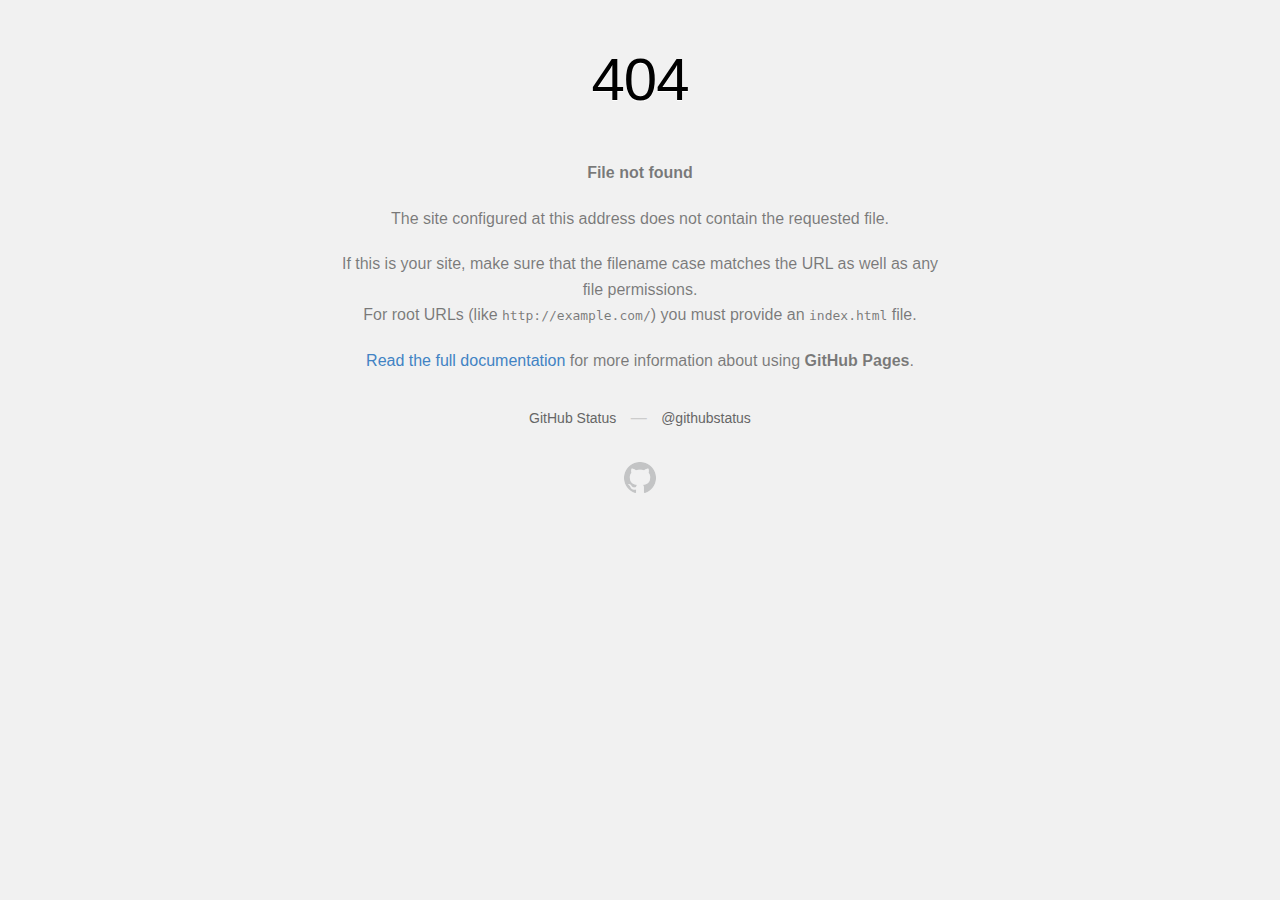
<file: kirianbourlon.com/projets/css/btn-download.html>
<!DOCTYPE html>
<html>
  <head>
    <meta http-equiv="Content-type" content="text/html; charset=utf-8">
    <meta http-equiv="Content-Security-Policy" content="default-src 'none'; style-src 'unsafe-inline'; img-src data:; connect-src 'self'">
    <title>Page not found &middot; GitHub Pages</title>
    <style type="text/css" media="screen">
      body {
        background-color: #f1f1f1;
        margin: 0;
        font-family: "Helvetica Neue", Helvetica, Arial, sans-serif;
      }

      .container { margin: 50px auto 40px auto; width: 600px; text-align: center; }

      a { color: #4183c4; text-decoration: none; }
      a:hover { text-decoration: underline; }

      h1 { width: 800px; position:relative; left: -100px; letter-spacing: -1px; line-height: 60px; font-size: 60px; font-weight: 100; margin: 0px 0 50px 0; text-shadow: 0 1px 0 #fff; }
      p { color: rgba(0, 0, 0, 0.5); margin: 20px 0; line-height: 1.6; }

      ul { list-style: none; margin: 25px 0; padding: 0; }
      li { display: table-cell; font-weight: bold; width: 1%; }

      .logo { display: inline-block; margin-top: 35px; }
      .logo-img-2x { display: none; }
      @media
      only screen and (-webkit-min-device-pixel-ratio: 2),
      only screen and (   min--moz-device-pixel-ratio: 2),
      only screen and (     -o-min-device-pixel-ratio: 2/1),
      only screen and (        min-device-pixel-ratio: 2),
      only screen and (                min-resolution: 192dpi),
      only screen and (                min-resolution: 2dppx) {
        .logo-img-1x { display: none; }
        .logo-img-2x { display: inline-block; }
      }

      #suggestions {
        margin-top: 35px;
        color: #ccc;
      }
      #suggestions a {
        color: #666666;
        font-weight: 200;
        font-size: 14px;
        margin: 0 10px;
      }

    </style>
  </head>
  <body>

    <div class="container">

      <h1>404</h1>
      <p><strong>File not found</strong></p>

      <p>
        The site configured at this address does not
        contain the requested file.
      </p>

      <p>
        If this is your site, make sure that the filename case matches the URL
        as well as any file permissions.<br>
        For root URLs (like <code>http://example.com/</code>) you must provide an
        <code>index.html</code> file.
      </p>

      <p>
        <a href="https://help.github.com/pages/">Read the full documentation</a>
        for more information about using <strong>GitHub Pages</strong>.
      </p>

      <div id="suggestions">
        <a href="https://githubstatus.com">GitHub Status</a> &mdash;
        <a href="https://twitter.com/githubstatus">@githubstatus</a>
      </div>

      <a href="/" class="logo logo-img-1x">
        <img width="32" height="32" title="" alt="" src="[data-uri]">
      </a>

      <a href="/" class="logo logo-img-2x">
        <img width="32" height="32" title="" alt="" src="[data-uri]">
      </a>
    </div>
  </body>
</html>
</file>
<file: kirianbourlon.com/portfolio/css/portfolio.css>
body {
  font-family: "Open Sans", sans-serif;
  color: #272829;
}

a {
  color: #149ddd;
  text-decoration: none;
}

a:hover {
  color: #37b3ed;
  text-decoration: none;
}

h1,
h2,
h3,
h4,
h5,
h6 {
  font-family: "Raleway", sans-serif;
}

/*--------------------------------------------------------------
# Back to top button
--------------------------------------------------------------*/
.back-to-top {
  position: fixed;
  visibility: hidden;
  opacity: 0;
  right: 15px;
  bottom: 15px;
  z-index: 996;
  background: #149ddd;
  width: 40px;
  height: 40px;
  border-radius: 50px;
  transition: all 0.4s;
}

.back-to-top i {
  font-size: 28px;
  color: #fff;
  line-height: 0;
}

.back-to-top:hover {
  background: #2eafec;
  color: #fff;
}

.back-to-top.active {
  visibility: visible;
  opacity: 1;
}

/*--------------------------------------------------------------
# Header
--------------------------------------------------------------*/
#header {
  position: fixed;
  top: 0;
  left: 0;
  bottom: 0;
  width: 300px;
  transition: all ease-in-out 0.5s;
  z-index: 9997;
  transition: all 0.5s;
  padding: 0 15px;
  background: linear-gradient( #040b14, #3a3a3b);
  overflow-y: auto;
}

#header .profile img {
  margin: 15px auto;
  display: block;
  width: 120px;
  border: 8px solid #2c2f3f;
}

#header .profile h1 {
  font-size: 24px;
  margin: 0;
  padding: 0;
  font-weight: 600;
  -moz-text-align-last: center;
  text-align-last: center;
  font-family: "Poppins", sans-serif;
}

#header .profile h1 a,
#header .profile h1 a:hover {
  color: #fff;
  text-decoration: none;
}

#header .profile .social-links a {
  font-size: 18px;
  display: inline-block;
  background: #212431;
  color: #fff;
  line-height: 1;
  padding: 8px 0;
  margin-right: 4px;
  border-radius: 50%;
  text-align: center;
  width: 36px;
  height: 36px;
  transition: 0.3s;
}

#header .profile .social-links a:hover {
  background: #149ddd;
  color: #fff;
  text-decoration: none;
}

#main {
  margin-left: 300px;
}

.container,
.container-fluid {
  padding-left: 30px;
  padding-right: 30px;
}

@media (max-width: 1199px) {
  #header {
    left: -300px;
  }

  #main {
    margin-left: 0;
  }

  .container,
  .container-fluid {
    padding-left: 12px;
    padding-right: 12px;
  }
}

/*--------------------------------------------------------------
# Navigation Menu
--------------------------------------------------------------*/


/* Desktop Navigation */
.nav-menu {
  padding: 10px 0 0 0;
  margin-top: 10px;
}


.nav-menu * {
  margin: 0px;
  padding: 0px;
  list-style: none;
}

.nav-menu>ul>li {
  position: relative;
  white-space: nowrap;
}

@media screen and (max-height: 695px) {
  .nav-menu.navbar {
    padding-bottom: 120px; /* Changer le padding-bottom */
  }
}


@media screen and (min-width: 1536px) {
  .nav-menu  {
    height: 100%;
  }

}

.nav-menu a,
.nav-menu a:focus {
  display: flex;
  align-items: center;
  color: #a8a9b4;
  padding: 8px 15px;
  margin-bottom: 2px;
  transition: 0.3s;
  font-size: 16px;
}

.nav-menu a i,
.nav-menu a:focus i {
  font-size: 24px;
  padding-right: 8px;
  color: #6f7180;
}

.nav-menu a:hover,
.nav-menu .active,
.nav-menu .active:focus,
.nav-menu li:hover>a {
  text-decoration: none;
  color: #fff;
}

.nav-menu a:hover i,
.nav-menu .active i,
.nav-menu .active:focus i,
.nav-menu li:hover>a i {
  color: #149ddd;
}

/* Mobile Navigation */
.mobile-nav-toggle {
  position: fixed;
  right: 15px;
  top: 15px;
  z-index: 9998;
  border: 0;
  font-size: 24px;
  transition: all 0.4s;
  outline: none !important;
  background-color: #149ddd;
  color: #fff;
  width: 40px;
  height: 40px;
  display: inline-flex;
  align-items: center;
  justify-content: center;
  line-height: 0;
  border-radius: 50px;
  cursor: pointer;
}

.mobile-nav-active {
  overflow: hidden;
}

.mobile-nav-active #header {
  left: 0;
}




.sub-menu {
  display: none;
}

.sub-menu.active {
  display: block;
}


/* Ajoutez ces styles pour ajuster le padding en fonction de l'état du sous-menu */
.nav-menu.submenu-open {
  padding-bottom: 120px !important;
}


/*--------------------------------------------------------------
# Hero Section
--------------------------------------------------------------*/
#hero

#hero:before {
  content: "";
  background: rgba(5, 13, 24, 0.3);
  position: absolute;
  bottom: 0;
  top: 0;
  left: 0;
  right: 0;
  z-index: 1;
}

#hero .hero-container {
  position: relative;
  z-index: 2;
  min-width: 300px;
}

#hero h1 {
  margin: 0 0 10px 0;
  font-size: 64px;
  font-weight: 700;
  line-height: 56px;
  color: #ffffff;
}

#hero p {
  color: #fff;
  margin-bottom: 50px;
  font-size: 26px;
  font-family: "Poppins", sans-serif;
}

#hero p span {
  color: #fff;
  padding-bottom: 4px;
  letter-spacing: 1px;
  border-bottom: 4px solid #149ddd;
}

@media (min-width: 1024px) {
  #hero {
    background-attachment: fixed;
  }
}

@media (max-width: 900px) {
  #hero h1 {
    font-size: 18px;
    line-height: 36px;
  }
}
@media (max-width: 900px) {
  #hero p {
    font-size: 20px;
    line-height: 36px;
  }

  #hero h2 {
    font-size: 18px;
    line-height: 24px;
    margin-bottom: 30px;
  }
}

/*--------------------------------------------------------------
# Sections General
--------------------------------------------------------------*/
section {
  padding: 30px 0;
  overflow: hidden;
}

.section-bg {

}

.section-title {
  padding-bottom: 30px;
}

.section-title h2 {
  font-size: 32px;
  font-weight: bold;
  margin-bottom: 20px;
  padding-bottom: 20px;
  position: relative;
  color: #f82626;
}

.section-title h2::after {
  content: "";
  position: absolute;
  display: block;
  width: 50px;
  height: 3px;
  background: #f82626;
  bottom: 0;
  left: 0;
}

.section-title p {
  margin-bottom: 0;
}

/*--------------------------------------------------------------
# About
--------------------------------------------------------------*/

.about{
  background: linear-gradient(to top, #bdcdd0, #ffffff);


}

.about .content h3 {
  font-weight: 700;
  font-size: 26px;
  color: #f82626;
}

.about .content ul {
  list-style: none;
  padding: 0;
}

.about .content ul li {
  margin-bottom: 20px;
  display: flex;
  align-items: center;
}

.about .content ul strong {
  margin-right: 10px;
}

.about .content ul i {
  font-size: 16px;
  margin-right: 5px;
  color: #149ddd;
  line-height: 0;
}

.about .content p:last-child {
  margin-bottom: 0;
}

/*--------------------------------------------------------------
# Facts
--------------------------------------------------------------*/
.counter-wrapper {
  display: flex;
  align-items: center;
}

.facts {
  padding-bottom: 30px;
}

.facts .count-box {
  padding: 30px;
  width: 100%;
}

.facts .count-box i {
  display: block;
  font-size: 44px;
  color: #149ddd;
  float: left;
  line-height: 0;
}

.facts .count-box span {
  font-size: 48px;
  line-height: 40px;
  display: block;
  font-weight: 700;
  color: #050d18;
  margin-left: 10px;
}

.facts .count-box p {
  padding: 15px 0 0 0;
  margin: 0 0 0 60px;
  font-family: "Raleway", sans-serif;
  font-size: 14px;
  color: #122f57;
}

.facts .count-box a {
  font-weight: 600;
  display: block;
  margin-top: 20px;
  color: #122f57;
  font-size: 15px;
  font-family: "Poppins", sans-serif;
  transition: ease-in-out 0.3s;
}

.facts .count-box a:hover {
  color: #1f5297;
}

/*--------------------------------------------------------------
# Akills
--------------------------------------------------------------*/
.skills .progress {
  height: 60px;
  display: block;
  background: none;
  border-radius: 0;
}

.skills .progress .skill {
  padding: 0;
  margin: 0 0 6px 0;
  text-transform: uppercase;
  display: block;
  font-weight: 300;
  font-family: "Poppins", sans-serif;
  color: #050d18;
}

.skills .progress .skill .val {
  float: right;
  font-style: normal;
}

.skills .progress-bar-wrap {
  background: #dce8f8;
  height: 10px;
}

.skills .progress-bar {
  width: 1px;
  height: 10px;
  transition: 0.9s;
  background-color: #149ddd;
}

/*--------------------------------------------------------------
# Resume
--------------------------------------------------------------*/
.resume .resume-title {
  font-size: 26px;
  font-weight: 700;
  margin-top: 20px;
  margin-bottom: 20px;
  color: #050d18;
}

.resume .resume-item {
  padding: 0 0 20px 20px;
  margin-top: -2px;
  border-left: 3px solid #ed2a2a;
  position: relative;
}

.resume .resume-item h4 {
  line-height: 18px;
  font-size: 18px;
  font-weight: 600;
  text-transform: uppercase;
  font-family: "Poppins", sans-serif;
  color: #050d18;
  margin-bottom: 10px;
}

.resume .resume-item h5 {
  font-size: 16px;
  background: rgb(172, 176, 180);
  padding: 5px 15px;
  display: inline-block;
  font-weight: 600;
  margin-bottom: 10px;
  border-radius: 5px;
  border: 1px solid;
}

.resume .resume-item ul {
  padding-left: 20px;
}

.resume .resume-item ul li {
  padding-bottom: 10px;
}

.resume .resume-item:last-child {
  padding-bottom: 0;
}

.resume .resume-item::before {
  content: "";
  position: absolute;
  width: 16px;
  height: 16px;
  border-radius: 50px;
  left: -9px;
  top: 0;
  background: #fff;
  border: 2px solid #1f5297;
}

/*--------------------------------------------------------------
# Portfolio
--------------------------------------------------------------*/

/* Pour la première section de filtres */

.portfolio .portfolio-item {
  margin-bottom: 30px;
}

.portfolio #portfolio-flters-1  {
  padding: 0;
  margin: 0 auto 35px auto;
  list-style: none;
  text-align: center;
  background: #fff;
  border-radius: 50px;
  padding: 2px 15px;
}

.portfolio #portfolio-flters-1 li {
  cursor: pointer;
  display: inline-block;
  padding: 10px 15px 8px 15px;
  font-size: 14px;
  font-weight: 600;
  line-height: 1;
  text-transform: uppercase;
  color: #ffffff;
  margin-bottom: 5px;
  transition: all 0.3s ease-in-out;
}

.portfolio #portfolio-flters-1 li:hover,
.portfolio #portfolio-flters-1 li.filter-active {
  color: #c98a41;
}

.portfolio #portfolio-flters-1 li:last-child {
  margin-right: 0;
}

.portfolio .portfolio-wrap {
  transition: 0.3s;
  position: relative;
  overflow: hidden;
  z-index: 1;

}

.portfolio .portfolio-wrap::before {
  content: "";
  background: rgba(255, 255, 255, 0.5);
  position: absolute;
  left: 0;
  right: 0;
  top: 0;
  bottom: 0;
  transition: all ease-in-out 0.3s;
  z-index: 2;
  opacity: 0;
}

.portfolio .portfolio-wrap .portfolio-links {
  opacity: 1;
  left: 0;
  right: 0;
  bottom: -60px;
  z-index: 3;
  position: absolute;
  transition: all ease-in-out 0.3s;
  display: flex;
  justify-content: center;
}

.portfolio .portfolio-wrap .portfolio-links a {
  color: #fff;
  font-size: 25px;
  text-align: center;
  background: rgba(0, 0, 0, 0.64);

  width: 50%;
}

.portfolio .portfolio-wrap .portfolio-links a:hover {
  background: linear-gradient( to top,#040b14, #3a3a3b);
}

.portfolio .portfolio-wrap .portfolio-links a+a {
  border-left: 2px solid #000000;
}

.portfolio .portfolio-wrap:hover::before {
  top: 0;
  left: 0;
  right: 0;
  bottom: 0;
  opacity: 1;
}

.portfolio .portfolio-wrap:hover .portfolio-links {
  opacity: 1;
  bottom: 0;
}


/* Pour la deuxième section de filtres */

.portfolio #portfolio-flters-2 {
  padding: 0;
  margin: 0 auto 35px auto;
  list-style: none;
  text-align: center;
  background: #fff;
  border-radius: 50px;
  padding: 2px 15px;
}

.portfolio #portfolio-flters-2 li {
  cursor: pointer;
  display: inline-block;
  padding: 10px 15px 8px 15px;
  font-size: 14px;
  font-weight: 600;
  line-height: 1;
  text-transform: uppercase;
  color: #ffffff;
  margin-bottom: 5px;
  transition: all 0.3s ease-in-out;
}

.portfolio #portfolio-flters-2 li:hover,
.portfolio #portfolio-flters-2 li.filter-active {
  color: #c98a41;
}

.portfolio #portfolio-flters-2 li:last-child {
  margin-right: 0;
}


/* Pour la troisième section de filtres */

.portfolio #portfolio-flters-3 {
  padding: 0;
  margin: 0 auto 35px auto;
  list-style: none;
  text-align: center;
  background: #fff;
  border-radius: 50px;
  padding: 2px 15px;
}

.portfolio #portfolio-flters-3 li {
  cursor: pointer;
  display: inline-block;
  padding: 10px 15px 8px 15px;
  font-size: 14px;
  font-weight: 600;
  line-height: 1;
  text-transform: uppercase;
  color: #ffffff;
  margin-bottom: 5px;
  transition: all 0.3s ease-in-out;
}

.portfolio #portfolio-flters-3 li:hover,
.portfolio #portfolio-flters-3 li.filter-active {
  color: #c98a41;
}

.portfolio #portfolio-flters-3 li:last-child {
  margin-right: 0;
}


/*--------------------------------------------------------------
# Portfolio Details
--------------------------------------------------------------*/
.portfolio-details {
  padding-top: 40px;
}

.portfolio-details .portfolio-details-slider img {
  width: 100%;
}




.portfolio-details-slider img:hover {
  cursor: grab;
}

.portfolio-details-slider img:active {
  cursor: grabbing;
}



.portfolio-details .portfolio-details-slider .swiper-pagination {
  margin-top: 20px;
  position: relative;
}

.portfolio-details .portfolio-details-slider .swiper-pagination .swiper-pagination-bullet {
  width: 12px;
  height: 12px;
  background-color: #fff;
  opacity: 1;
  border: 1px solid #149ddd;
}

.portfolio-details .portfolio-details-slider .swiper-pagination .swiper-pagination-bullet-active {
  background-color: #149ddd;
}

.portfolio-details .portfolio-info {
  padding: 30px;
  box-shadow: 0px 0 30px rgba(5, 13, 24, 0.08);
}

.portfolio-details .portfolio-info h3 {
  font-size: 22px;
  font-weight: 700;
  margin-bottom: 20px;
  padding-bottom: 20px;
  border-bottom: 1px solid #eee;
}

.portfolio-details .portfolio-info ul {
  list-style: none;
  padding: 0;
  font-size: 15px;
}

.portfolio-details .portfolio-info ul li+li {
  margin-top: 10px;
}

.portfolio-details .portfolio-description {
  padding-top: 30px;
}

.portfolio-details .portfolio-description h2 {
  font-size: 26px;
  font-weight: 700;
  margin-bottom: 20px;
}

.portfolio-details .portfolio-description p {
  padding: 0;
}

/*--------------------------------------------------------------
# Services
--------------------------------------------------------------*/
.services .icon-box {
  margin-bottom: 20px;
}

.services .icon {
  float: left;
  display: flex;
  align-items: center;
  justify-content: center;
  width: 54px;
  height: 54px;
  background: #149ddd;
  border-radius: 50%;
  transition: 0.5s;
  border: 1px solid #149ddd;
}

.services .icon i {
  color: #fff;
  font-size: 24px;
  line-height: 0;
}

.services .icon-box:hover .icon {
  background: #fff;
}

.services .icon-box:hover .icon i {
  color: #149ddd;
}

.services .title {
  margin-left: 80px;
  font-weight: 700;
  margin-bottom: 15px;
  font-size: 18px;
}

.services .title a {
  color: #343a40;
}

.services .title a:hover {
  color: #149ddd;
}

.services .description {
  margin-left: 80px;
  line-height: 24px;
  font-size: 14px;
}

/*--------------------------------------------------------------
# Testimonials
--------------------------------------------------------------*/
.testimonials .testimonials-carousel,
.testimonials .testimonials-slider {
  overflow: hidden;
  height: 500px;
}

.testimonials-slider:hover {
  cursor: grab;
}

.testimonials-slider:active {
  cursor: grabbing;
}


.testimonials .testimonial-item {
  box-sizing: content-box;
  text-align: center;
  min-height: 100px;
  padding-top: 10px;
}

.testimonials .testimonial-item .testimonial-img {
  width: 80px;
  border-radius: 50%;
  margin: 0 auto;
  box-shadow: 8px 8px 10px 0 rgba(0, 0, 0, 0.5);
  border-style: solid;
}


.testimonials .testimonial-item h3 {
  font-size: 18px;
  font-weight: bold;
  margin: 10px 0 5px 0;
  color: #111;
}

.testimonials .testimonial-item h4 {
  font-size: 14px;
  color: #595959;
  margin: 0;
}

.testimonials .testimonial-item .quote-icon-left,
.testimonials .testimonial-item .quote-icon-right {
  color: #c3e8fa;
  font-size: 26px;
}

.testimonials .testimonial-item .quote-icon-left {
  display: inline-block;
  left: -5px;
  position: relative;
}

.testimonials .testimonial-item .quote-icon-right {
  display: inline-block;
  right: -5px;
  position: relative;
  top: 10px;
}

.testimonials .testimonial-item p {
  font-style: italic;
  margin: 0 15px 15px 15px;
  padding: 20px;
  background: #fff;
  position: relative;
  margin-bottom: 35px;
  border-radius: 6px;
  box-shadow: 0px 2px 15px rgba(0, 0, 0, 0.1);
}

.testimonials .testimonial-item p::after {
  content: "";
  width: 0;
  height: 0;
  border-top: 20px solid #fff;
  border-right: 20px solid transparent;
  border-left: 20px solid transparent;
  position: absolute;
  bottom: -20px;
  left: calc(50% - 20px);
}

.testimonials .swiper-pagination {
  margin-top: 20px;
  position: relative;
}

.testimonials .swiper-pagination .swiper-pagination-bullet {
  width: 12px;
  height: 12px;
  background-color: #fff;
  opacity: 1;
  border: 1px solid #149ddd;
}

.testimonials .swiper-pagination .swiper-pagination-bullet-active {
  background-color: #149ddd;
}

/*--------------------------------------------------------------
# Contact
--------------------------------------------------------------*/
.contact {
  padding-bottom: 130px;
}

.contact .info {
  padding: 30px;
  background: #fff;
  width: 100%;
  box-shadow: 0 0 24px 0 rgba(0, 0, 0, 0.12);
}

.contact .info i {
  font-size: 20px;
  color: #149ddd;
  float: left;
  width: 44px;
  height: 44px;
  background: #dff3fc;
  display: flex;
  justify-content: center;
  align-items: center;
  border-radius: 50px;
  transition: all 0.3s ease-in-out;
}

.contact .info h4 {
  padding: 0 0 0 60px;
  font-size: 22px;
  font-weight: 600;
  margin-bottom: 5px;
  color: #050d18;
}

.contact .info p {
  padding: 0 0 10px 60px;
  margin-bottom: 20px;
  font-size: 14px;
  color: #173b6c;
}

.contact .info .email p {
  padding-top: 5px;
}

.contact .info .social-links {
  padding-left: 60px;
}

.contact .info .social-links a {
  font-size: 18px;
  display: inline-block;
  background: #333;
  color: #fff;
  line-height: 1;
  padding: 8px 0;
  border-radius: 50%;
  text-align: center;
  width: 36px;
  height: 36px;
  transition: 0.3s;
  margin-right: 10px;
}

.contact .info .social-links a:hover {
  background: #149ddd;
  color: #fff;
}

.contact .info .email:hover i,
.contact .info .address:hover i,
.contact .info .phone:hover i {
  background: #149ddd;
  color: #fff;
}

.contact .php-email-form {
  width: 100%;
  padding: 30px;
  background: #fff;
  box-shadow: 0 0 24px 0 rgba(0, 0, 0, 0.12);
}

.contact .php-email-form .form-group {
  padding-bottom: 8px;
}

.contact .php-email-form .validate {
  display: none;
  color: red;
  margin: 0 0 15px 0;
  font-weight: 400;
  font-size: 13px;
}

.contact .php-email-form .error-message {
  display: none;
  color: #fff;
  background: #ed3c0d;
  text-align: left;
  padding: 15px;
  font-weight: 600;
}

.contact .php-email-form .error-message br+br {
  margin-top: 25px;
}

.contact .php-email-form .sent-message {
  display: none;
  color: #fff;
  background: #18d26e;
  text-align: center;
  padding: 15px;
  font-weight: 600;
}

.contact .php-email-form .loading {
  display: none;
  background: #fff;
  text-align: center;
  padding: 15px;
}

.contact .php-email-form .loading:before {
  content: "";
  display: inline-block;
  border-radius: 50%;
  width: 24px;
  height: 24px;
  margin: 0 10px -6px 0;
  border: 3px solid #18d26e;
  border-top-color: #eee;
  animation: animate-loading 1s linear infinite;
}

.contact .php-email-form .form-group {
  margin-bottom: 15px;
}

.contact .php-email-form label {
  padding-bottom: 8px;
}

.contact .php-email-form input,
.contact .php-email-form textarea {
  border-radius: 0;
  box-shadow: none;
  font-size: 14px;
}

.contact .php-email-form input {
  height: 44px;
}

.contact .php-email-form textarea {
  padding: 10px 15px;
}

.contact .php-email-form button[type=submit] {
  background: #149ddd;
  border: 0;
  padding: 10px 24px;
  color: #fff;
  transition: 0.4s;
  border-radius: 4px;
}

.contact .php-email-form button[type=submit]:hover {
  background: #37b3ed;
}

@keyframes animate-loading {
  0% {
    transform: rotate(0deg);
  }

  100% {
    transform: rotate(360deg);
  }
}

/*--------------------------------------------------------------
# Breadcrumbs
--------------------------------------------------------------*/
.breadcrumbs {
  padding: 20px 0;
  background-image: linear-gradient(to right, rgba(44, 62, 80, 0.62), rgba(241, 71, 45, 0.71));
}


.breadcrumbs + .placeholder {
  height: 50px/* Hauteur de l'élément .breadcrumbs */;
}


.breadcrumbs h2 {
  font-size: 26px;
  font-weight: 300;
}

.breadcrumbs ol {
  display: flex;
  flex-wrap: wrap;
  list-style: none;
  padding: 0;
  margin: 0;
  font-size: 15px;
}

.breadcrumbs ol li+li {
  padding-left: 10px;
}

.breadcrumbs ol li+li::before {
  display: inline-block;
  padding-right: 10px;
  color: #0e2442;
  content: "/";
}

@media (max-width: 768px) {
  .breadcrumbs .d-flex {
    display: block !important;
  }

  .breadcrumbs ol {
    display: block;
  }

  .breadcrumbs ol li {
    display: inline-block;
  }
}

/*--------------------------------------------------------------
# Footer
--------------------------------------------------------------*/
#footer {
  padding: 15px;
  color: #f4f6fd;
  font-size: 14px;
  position: fixed;
  left: 0;
  bottom: 0;
  width: 300px;
  z-index: 9999;
  background: linear-gradient(#323336, #040b14);
}

#footer .copyright {
  text-align: center;
}

#footer .credits {
  padding-top: 5px;
  text-align: center;
  font-size: 13px;
  color: #eaebf0;
}

@media (max-width: 1199px) {
  #footer {
    position: static;
    width: auto;
    padding-right: 20px ;
  }
}


html {
  height: 100%;
}


/*--------------------------------------------------------------
# Btn CV
--------------------------------------------------------------*/


.button_slide {
  background: linear-gradient( to top,#040b14, #3a3a3b);
  border: 3px solid rgb(0, 0, 0);
  border-radius: 0px;
  padding: 15px 50px;
  display: inline-block;
  font-family: "Lucida Console", Monaco, monospace;
  font-size: 14px;
  letter-spacing: 1px;
  cursor: pointer;
  box-shadow: inset 0 0 0 0 #948686;
  -webkit-transition: ease-out 0.4s;
  -moz-transition: ease-out 0.1s;
  transition: ease-out 0.4s;
}



.button_slide:hover {
  box-shadow: inset 0 100px 0 0 #ffffff;
}

.button_slide a {
  color: #fffdfd;
  text-decoration: none;
}

.button_slide:hover a {
  color: #000000;
}


#outer {
  width: 500px;
  margin: 50px auto 0 auto;
  text-align: center;
}


/*--------------------------------------------------------------
# Alinea Texte
--------------------------------------------------------------*/
.alinea-text {
  margin-left: 40px;
}



/*--------------------------------------------------------------
# Diplômes/Certifications Section effect
--------------------------------------------------------------*/

.container-img{
  display:block;
  overflow:hidden;
  border:3px solid #000;
  height: 270px;
}
.container-img img{
  width:100%;
  height:100%;
  -webkit-transition: all 0.2s;
  -moz-transition: all 0.2s;
  -ms-transition: all 0.2s;
  -o-transition: all 0.2s;
  transition: all 0.2s;
}
.container-img:hover img{
  transform:scale(1.2);
}


/*--------------------------------------------------------------
# Langages / Apps Effect
--------------------------------------------------------------*/


.img-effect {
  -webkit-transition: all 0.2s;
  -moz-transition: all 0.2s;
  -ms-transition: all 0.2s;
  -o-transition: all 0.2s;
  transition: all 0.2s;
}
.img-effect:hover {
  transform:scale(1.2);
}




/*--------------------------------------------------------------
# Photo profil effect
--------------------------------------------------------------*/

.img-effect-profil {
  -webkit-transition: all 0.2s;
  -moz-transition: all 0.2s;
  -ms-transition: all 0.2s;
  -o-transition: all 0.2s;
  transition: all 0.2s;
  box-shadow:8px 8px 10px 0 rgba(0,0,0,0.5);
}

/*--------------------------------------------------------------
# Flip box effect
--------------------------------------------------------------*/


.col_half { width: 49%; }
.col_third { width: 32%; }
.col_fourth { width: 23.5%; }
.col_fifth { width: 18.4%; }
.col_sixth { width: 15%; }
.col_three_fourth { width: 74.5%;}
.col_twothird{ width: 66%;}
.col_half,
.col_third,
.col_twothird,
.col_fourth,
.col_three_fourth,
.col_fifth{
  position: relative;
  display: inline-block;
  float: left;
  margin-right: 2%;
  margin-bottom: 20px;
}
.end { margin-right: 0 !important; }


.wrapper{ width: 980px; margin: 0 auto;  background-color: #bdd3de; hoverflow: hidden;}

.panel {
  margin: 0 auto;
  height: 130px;
  position: relative;
  -webkit-perspective: 600px;
  -moz-perspective: 600px;
  transform-origin: center center;
}

.panel .front,
.panel .back {
  text-align: center;
  transform: rotateY(180deg);
  transform-style: preserve-3d;
}

.panel .front {
  height: inherit;
  position: absolute;
  top: 0;
  z-index: 900;
  text-align: center;
  -webkit-transform: rotateX(0deg) rotateY(0deg);
  -moz-transform: rotateX(0deg) rotateY(0deg);
  -webkit-transform-style: preserve-3d;
  -moz-transform-style: preserve-3d;
  -webkit-backface-visibility: hidden;
  -moz-backface-visibility: hidden;
  -webkit-transition: all .4s ease-in-out;
  -moz-transition: all .4s ease-in-out;
  -ms-transition: all .4s ease-in-out;
  -o-transition: all .4s ease-in-out;
  transition: all .4s ease-in-out;
}

.panel .back {
  height: inherit;
  position: absolute;
  top: 0;
  z-index: 1000;
  -webkit-transform: rotateY(-180deg);
  -moz-transform: rotateY(-180deg);
  -webkit-transform-style: preserve-3d;
  -moz-transform-style: preserve-3d;
  -webkit-backface-visibility: hidden;
  -moz-backface-visibility: hidden;
  -webkit-transition: all .4s ease-in-out;
  -moz-transition: all .4s ease-in-out;
  -ms-transition: all .4s ease-in-out;
  -o-transition: all .4s ease-in-out;
  transition: all .4s ease-in-out;
}
.panel.flip .front {
  z-index: 900;
  -webkit-transform: rotateY(180deg);
  -moz-transform: rotateY(180deg);
}
.panel.flip .back {
  z-index: 1000;
  -webkit-transform: rotateX(0deg) rotateY(0deg);
  -moz-transform: rotateX(0deg) rotateY(0deg);
}


.panel:hover {
  cursor: pointer;
}


.box1 {
  background-image: linear-gradient(to top, rgba(26, 39, 47, 0.78), rgb(218 120 120));
  width: 450px;
  height: 300px;
  margin: 0 auto;
  padding: 20px;
  border-radius: 15px;
  display: flex;
  flex-direction: column;
  align-items: center;
  position: relative;
  z-index: 1;
}

.box1 img {
  flex-grow: 1;
  max-width: 100%;
  max-height: 100%;
  border-radius: 15px;
}
.box2{
  background-image: linear-gradient(-20deg, #f66969 0%, #f65243 100%);
  width: 530px;
  height: 650px;
  margin: 0 auto;
  padding: 20px;
  border-radius: 10px;
  -moz-border-radius: 10px;
  -webkit-border-radius: 10px;
  position: relative;
  z-index: 100;
}

.hover {
  position: relative;
  perspective: 10000px;
  transform-style: preserve-3d;

}


.hover .front,
.hover .back {
  position: absolute;
  top: 0;
  left: 0;
  width: 100%;
  height: 100%;
  transition: transform 0.5s ease-in-out;
  backface-visibility: hidden;
}

.hover .back {
  transform: rotateY(180deg);
  transition: transform 0.4s ease-in-out;
}

.hover:hover .front {
  transform: rotateY(-180deg);
  transition: transform 0.4s ease-in-out;
}

.hover:hover .back {
  transform: rotateY(0deg);
  transition: transform 0.4s ease-in-out;
}

.hover::before {
  content: "";
  position: absolute;
  top: -10px; /* Ajustez ces valeurs pour agrandir la zone de hover */
  right: -20px;
  bottom: -10px;
  left: -10px;
}

.second-row .box1-row2 {
  position: relative;
  z-index: 1;
}

.second-row .box2-row2 {
  position: relative;
  z-index: 2;
}



/*--------------------------------------------------------------
# Stage box effect
--------------------------------------------------------------*/

figure {
  float: left;
  height: 6em;
  margin: 1.5em;
  width: 12em;
  -webkit-transform: perspective(500px);
  -webkit-transform-style: preserve-3d;
  -webkit-transition: .5s;
}


figure:hover {
  -webkit-transform: perspective(500px) rotateX(90deg) translateY(-3em) translateZ(3em);
}


.imag {
  background-color: #222;
  box-shadow: 0 20px 15px -10px hsla(0,0%,0%,.25);
  display: block;
  height: 100%;
  -webkit-transition: .5s;
}


figure:hover img {
  box-shadow: none;
}


figcaption {
  background-color: #222;
  color: #fff;
  padding: 1.5em;
  -webkit-transform: rotateX(-90deg);
  -webkit-transform-origin: 100% 0;
  -webkit-transition: .5s;
  width: 430px;

}
figure:hover figcaption {
  box-shadow: 0 20px 15px -10px hsla(0,0%,0%,.25);

}

h3 {
  font-weight: bold;
}

.figure-container {
  position: relative;
  padding-left: 30px;
  display: flex;
  align-items: center;
}

.text-container {
  position: absolute;
  top: 0;
  right: 0;
  margin-left: 10px;
}


.left-text,
.right-text {
  position: absolute;
}

.left-text {
  left: 0;

}

.right-text {
  right: 0;
}


@media screen and (max-width: 992px) {
  .col-lg-3 {
    max-width: 50%;
    max-height: 50%;
    margin: auto;
  }
}



/*--------------------------------------------------------------
# Scroll btn effect
--------------------------------------------------------------*/


.img-scroll {
  height: 110px;
  width: auto;
  filter: invert(1);
}

.arrow-scroll {
  position: absolute;
  text-align: center;
  right: 0;
  left: 20%;
  top: 80%;
}
.arrow-scroll__wrap {
  display: inline-block;
  transition: all ease-in-out 0.2s;
  cursor: pointer;
}
.arrow-scroll__wrap:hover {
  opacity: 0.5;
}
.arrow-scroll__wrap_animated {
  animation: arrow-scroll 1.7s infinite ease;
}
@keyframes arrow-scroll {
  0% {
    transform: translateY(0);
  }
  50% {
    transform: translateY(-7px);
  }
  55% {
    transform: translateY(-7px);
  }
  100% {
    transform: translateY(0);
  }
}
</file>
<file: kirianbourlon.com/alternance/css/stage.css>
#fixed-section {
    position: sticky;
    top: 0;
    background-color: #fff;
    z-index: 1;
    padding: 10px 0;
    border: solid;
}

.fixed-section-wrapper {
    display: flex;
    justify-content: center;
    align-items: center;
}

.nav {
    display: inline-flex;
    position: relative;
    overflow: hidden;
    max-width: 100%;
    background-color: #fff;
    padding: 0 20px;
    border-radius: 40px;
    box-shadow: 0 10px 40px rgba(159, 162, 177, 0.8);
    border: solid;
}

.nav-item {
    color: #83818c;
    padding: 20px;
    text-decoration: none;
    transition: 0.3s;
    margin: 0 6px;
    z-index: 1;
    font-family: "DM Sans", sans-serif;
    font-weight: 500;
    position: relative;
}
.nav-item:before {
    content: "";
    position: absolute;
    bottom: -6px;
    left: 0;
    width: 100%;
    height: 5px;
    background-color: orange;
    border-radius: 8px 8px 0 0;
    opacity: 0;
    transition: 0.3s;
}

.nav-item:not(.is-active):hover:before {
    opacity: 1;
    bottom: 0;
}

.nav-item:not(.is-active):hover {
    color: #333;
}

.nav-indicator {
    position: absolute;
    left: 0;
    bottom: 0;
    height: 4px;
    transition: 0.4s;
    z-index: 1;
    border-radius: 8px 8px 0 0;
}

@media (max-width: 580px) {
    .nav {
        overflow: auto;
    }
}


.container-img-stage{
    display:block;
    overflow:hidden;
    border-radius:15px;
    border: solid 5px
}
.container-img-stage img{
    width:100%;
    height:100%;
    -webkit-transition: all 0.2s;
    -moz-transition: all 0.2s;
    -ms-transition: all 0.2s;
    -o-transition: all 0.2s;
    transition: all 0.2s;
}
.container-img-stage:hover img{
    transform:scale(1.2);
}


/* Menu-deroulant */



.list {

    -webkit-transform-style: preserve-3d;
    -moz-transform-stle: preserve-3d;
    -ms-transform-style: preserve-3d;
    -o-transform-style: preserve-3d;
    transform-style: preserve-3d;
    text-transform: uppercase;

}

.list a {

    display: block;
    color: #fff;
    border-radius: 15px;
}

.list a:hover {
    text-indent: 20px;
}

.list dt, .list dd {

    text-indent: 10px;
    line-height: 55px;
    background: #E0FBAC;
    margin: 0;
    height: 55px;
    width: 270px;
    color: #fff;
}

.list dt {

    -webkit-transform: translateZ(0.3px);
    -moz-transform: translateZ(0.3px);
    -ms-transform: translateZ(0.3px);
    -o-transform: translateZ(0.3px);
    transform: translateZ(0.3px);
    text-shadow: 1px 1px 2px rgba(0, 0, 0, 0.2);
    font-size: 20px;
    text-align: center;
}

.list dd {

    border-top: 1px dashed rgba(255,255,255,0.3);
    line-height: 35px;
    font-size: 15px;
    height: 35px;
    margin: 0;
}

/* UI */


.toggle{

}




.maki dt, .maki dd, .maki a {
    background: #c55353;
}
.maki a:hover { background: #ffbb00;
    cursor: pointer;

}





.center {
    display: flex;
    justify-content: center;
    align-items: center;
}
</file>
<file: kirianbourlon.com/alternance/css/btn-mission.css>
@import url("https://fonts.googleapis.com/css?family=Mukta:700");

* {
    box-sizing: border-box;
}

*::before,
*::after {
    box-sizing: border-box;
}

.btn-mission .body {
    font-family: "Mukta", sans-serif;
    font-size: 1rem;
    line-height: 1.5;
    display: flex;
    align-items: center;
    justify-content: center;
    margin: 0;
    min-height: 100vh;
}

.btn-mission {
    position: relative;
    display: inline-block;
    cursor: pointer;
    outline: none;
    border: 0;
    vertical-align: middle;
    text-decoration: none;
    background: transparent;
    padding: 0;
    font-size: inherit;
    font-family: inherit;
}

.btn-mission .learn-more {
    width: 14rem;
    height: auto;
    border: none;
    background: none;
}

.btn-mission .learn-more .circle {
    transition: all 0.45s cubic-bezier(0.65, 0, 0.076, 1);
    position: relative;
    display: block;
    margin: 0;
    width: 3rem;
    height: 3rem;
    background: #282936;
    border-radius: 1.625rem;
}

.btn-mission .learn-more .circle .icon {
    transition: all 0.45s cubic-bezier(0.65, 0, 0.076, 1);
    position: absolute;
    top: 0;
    bottom: 0;
    margin: auto;
}

.btn-mission .learn-more .circle .icon.arrow {
    transition: all 0.45s cubic-bezier(0.65, 0, 0.076, 1);
    left: 0.625rem;
    width: 1.125rem;
    height: 0.125rem;
    background: none;
}

.btn-mission .learn-more .circle .icon.arrow::before {
    position: absolute;
    content: "";
    top: -0.25rem;
    right: 0.0625rem;
    width: 0.625rem;
    height: 0.625rem;
    border-top: 0.125rem solid #fff;
    border-right: 0.125rem solid #fff;
    transform: rotate(45deg);
}

.btn-mission .learn-more .button-text {
    transition: all 0.45s cubic-bezier(0.65, 0, 0.076, 1);
    position: absolute;
    top: 0;
    left: 0;
    right: 0;
    bottom: 0;
    padding: 0.75rem 0;
    margin: 0 0 0 1.85rem;
    color: #282936;
    font-weight: 700;
    line-height: 1.6;
    text-align: center;
    text-transform: uppercase;
}

.btn-mission:hover .learn-more .circle {
    width: 100%;
}

.btn-mission:hover .learn-more .circle .icon.arrow {
    transform: translate(1rem, 0);
}

.btn-mission:hover .learn-more .button-text {
    color: #fff;
}
</file>
